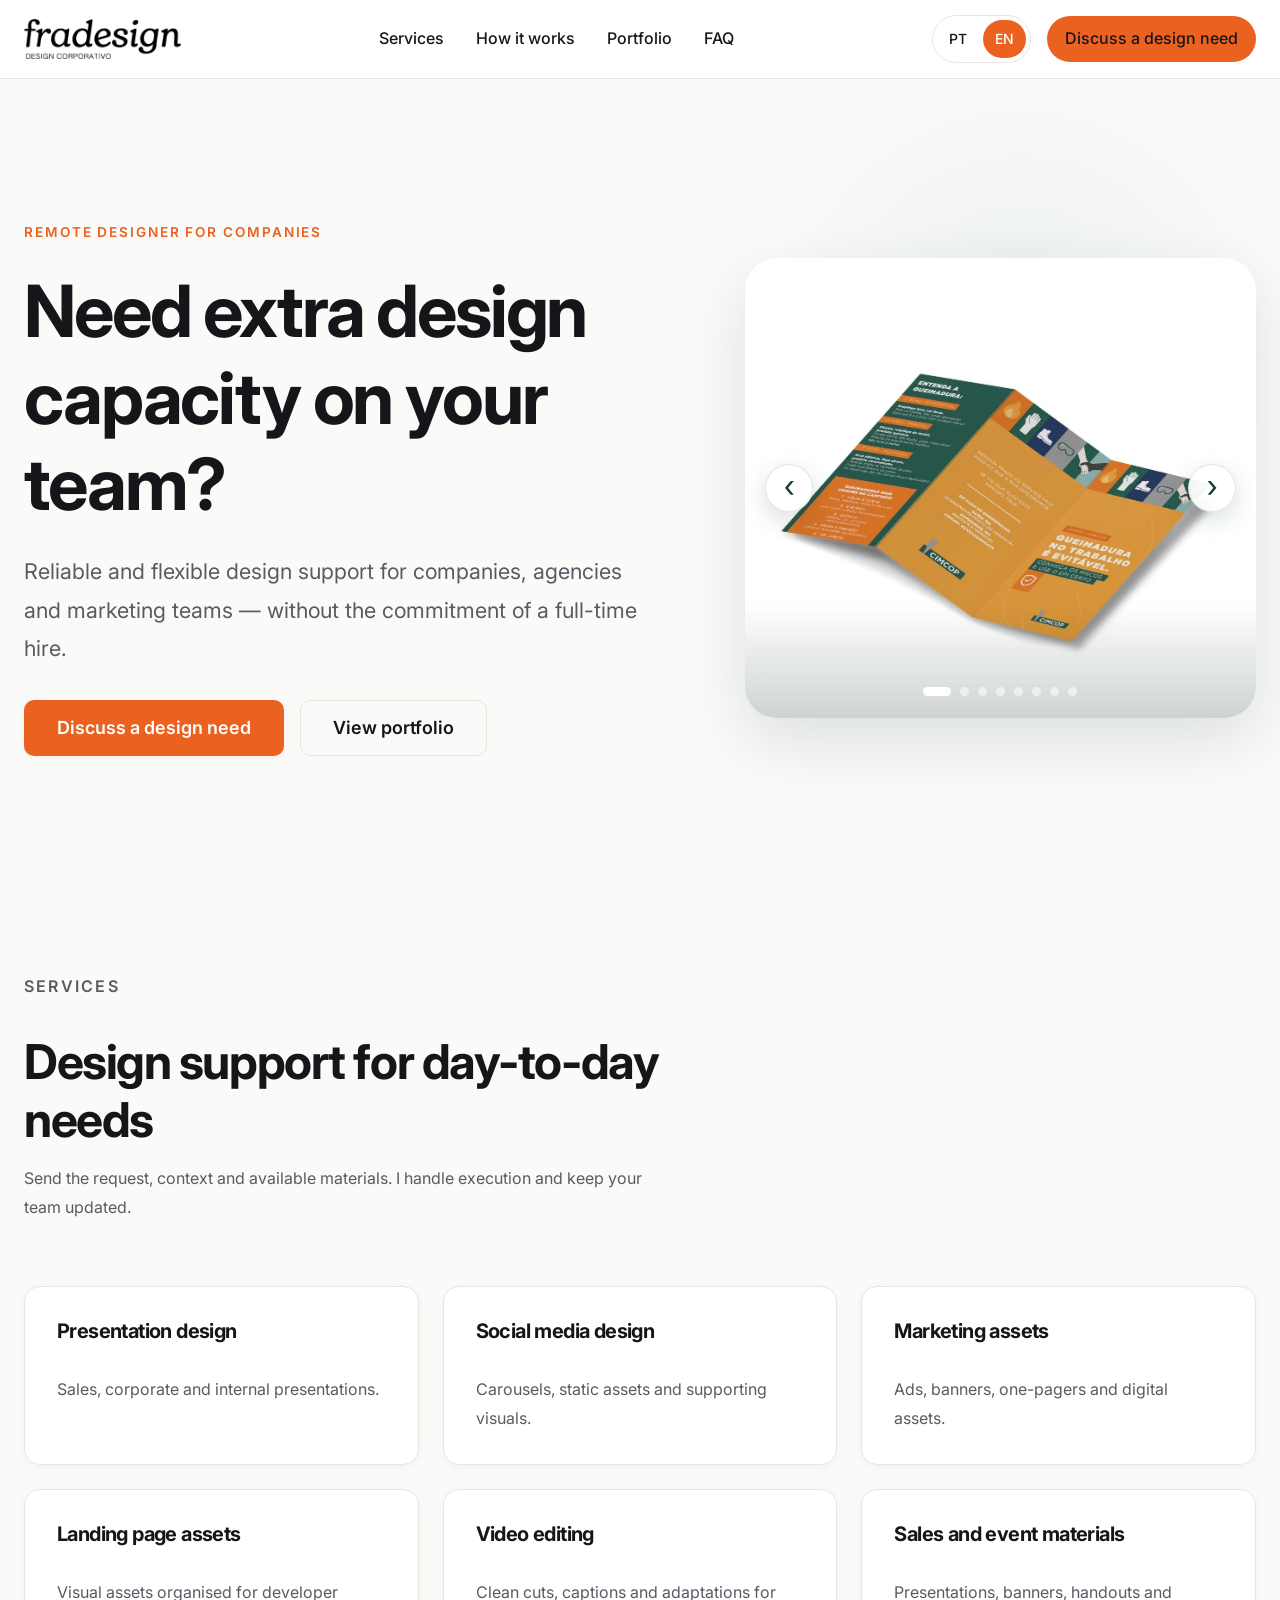
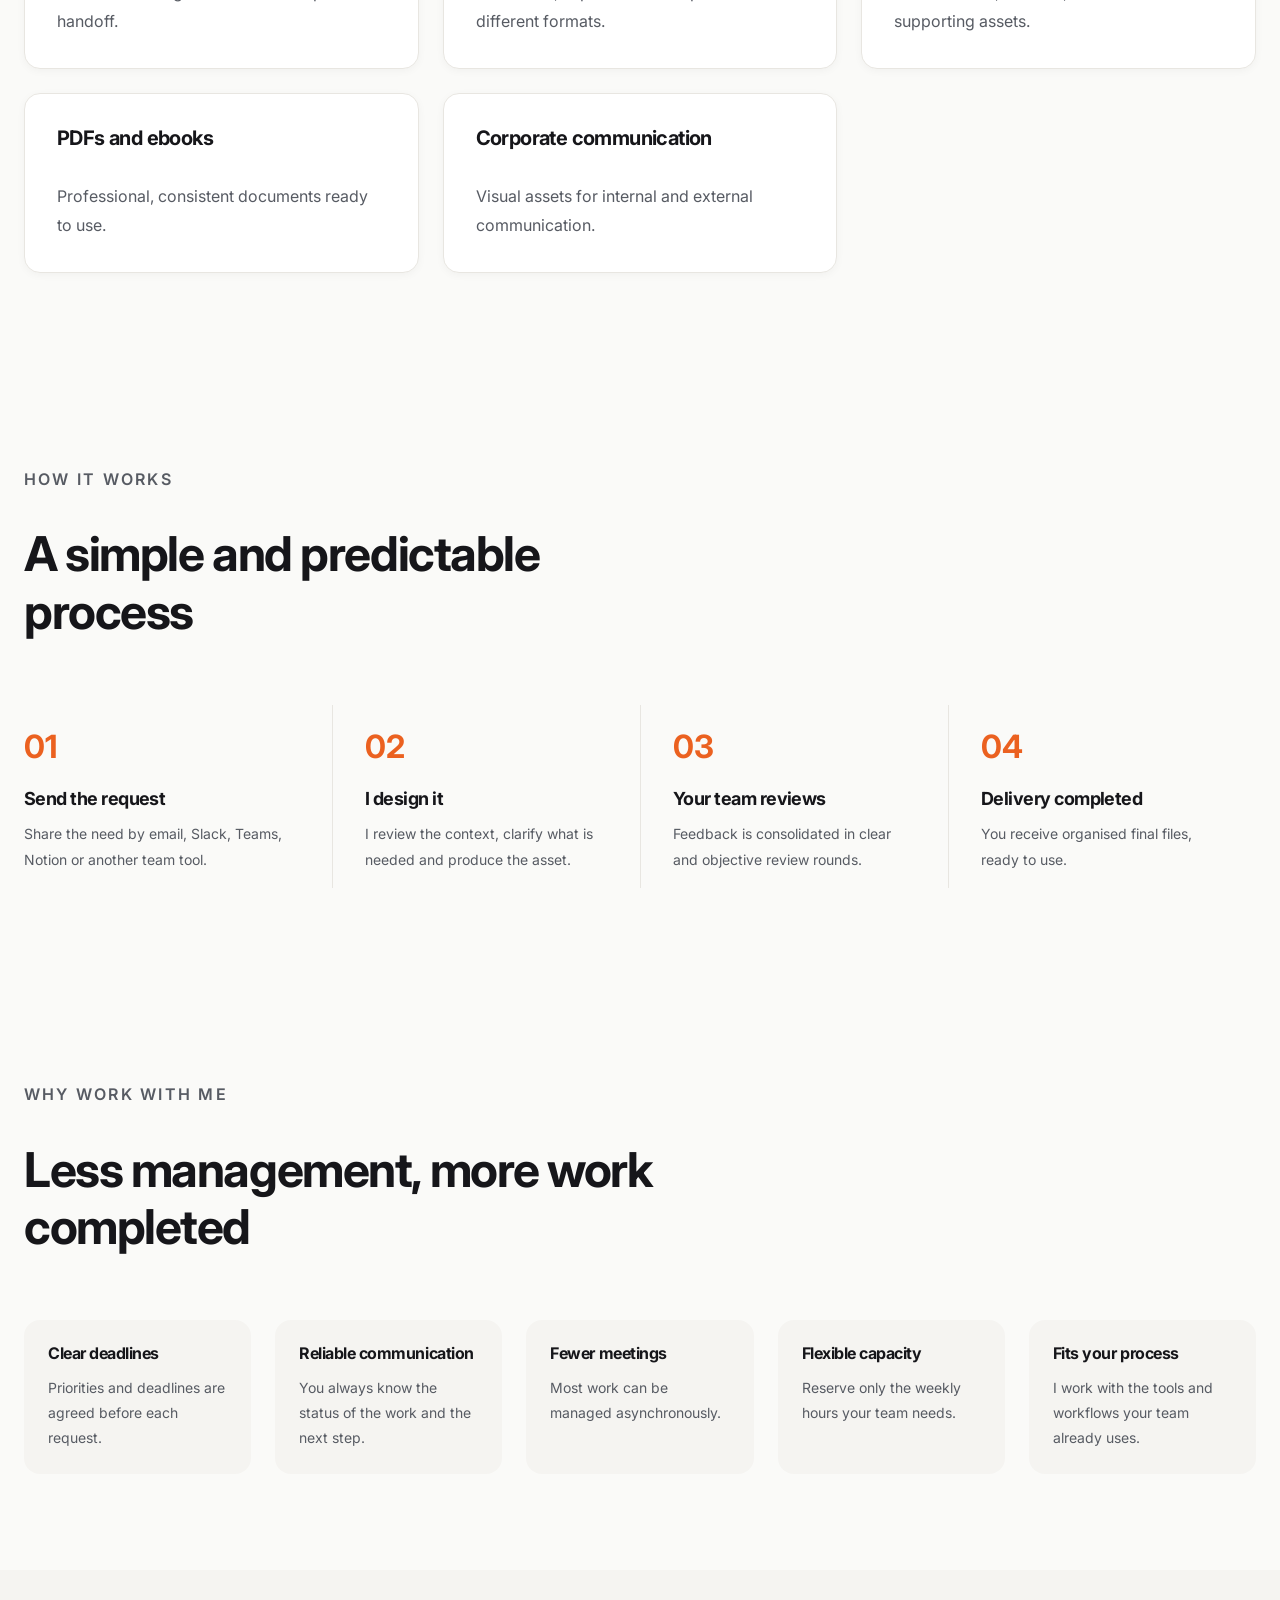
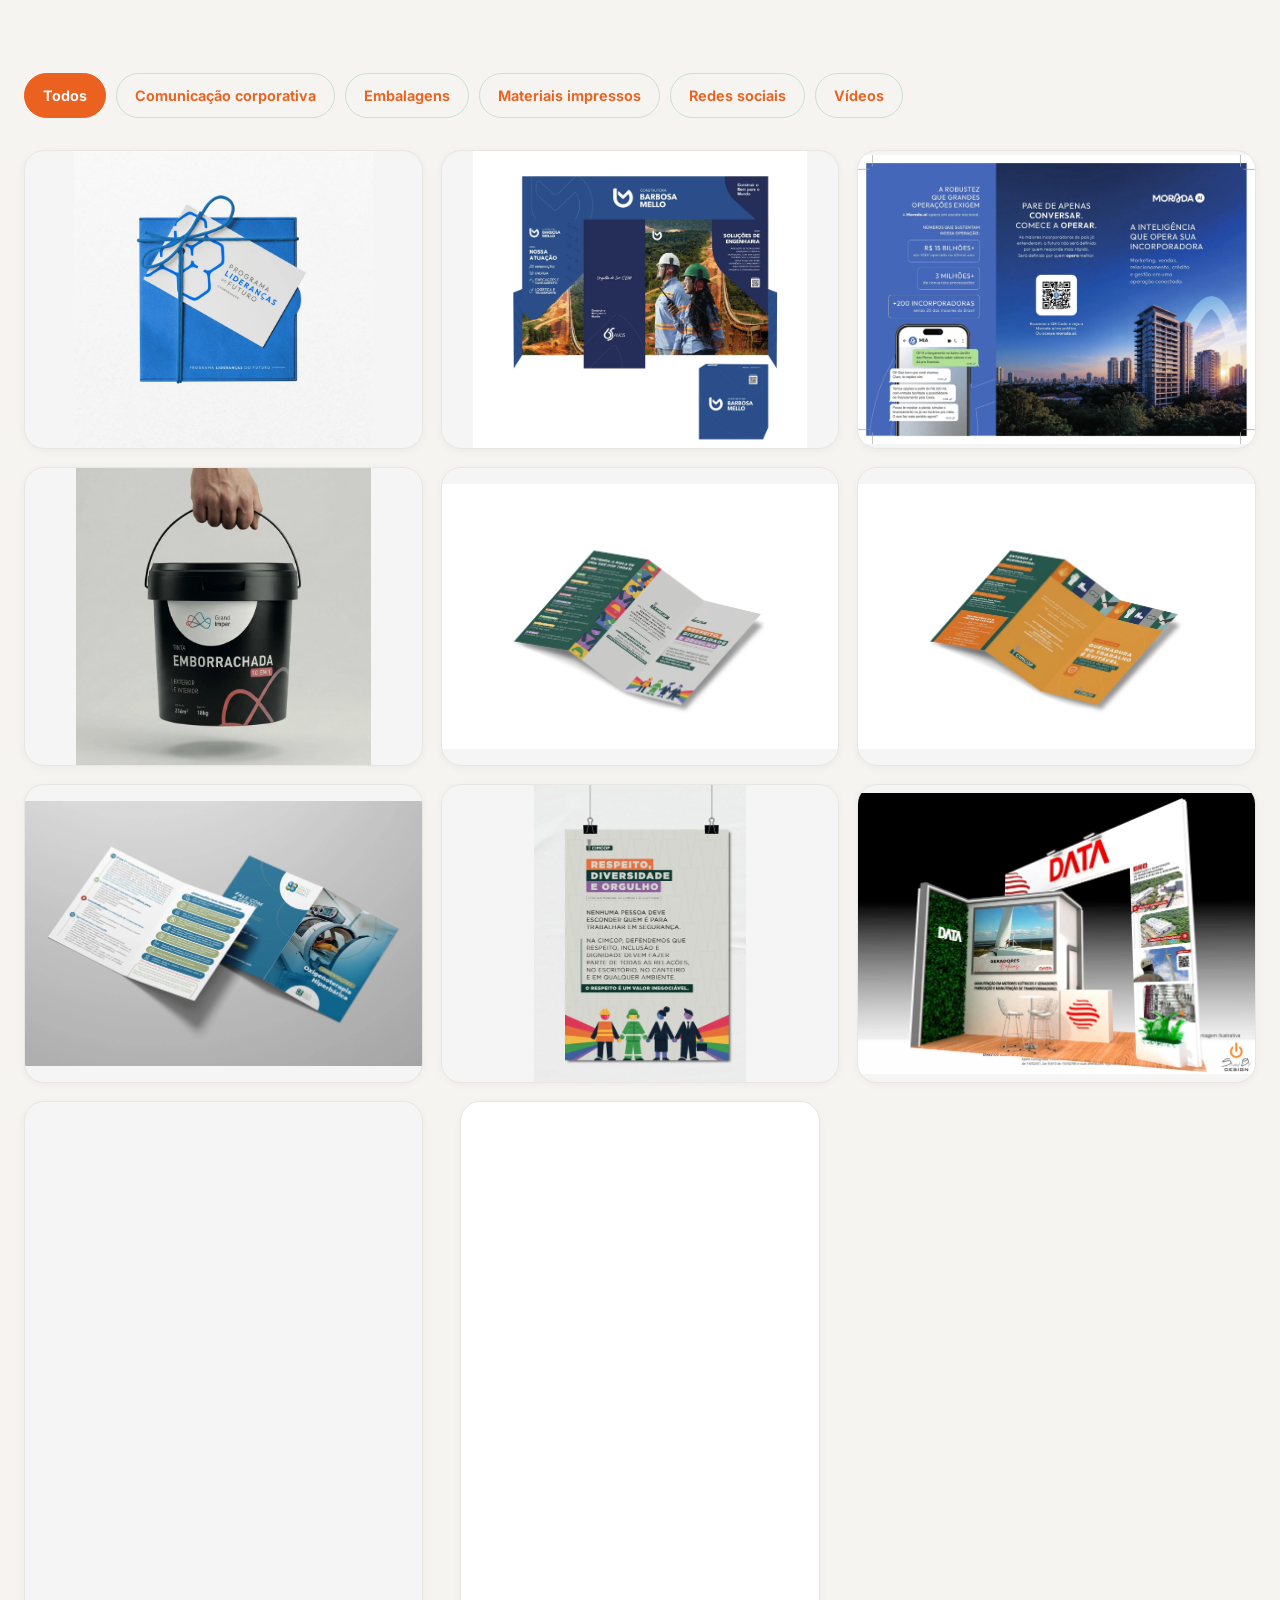
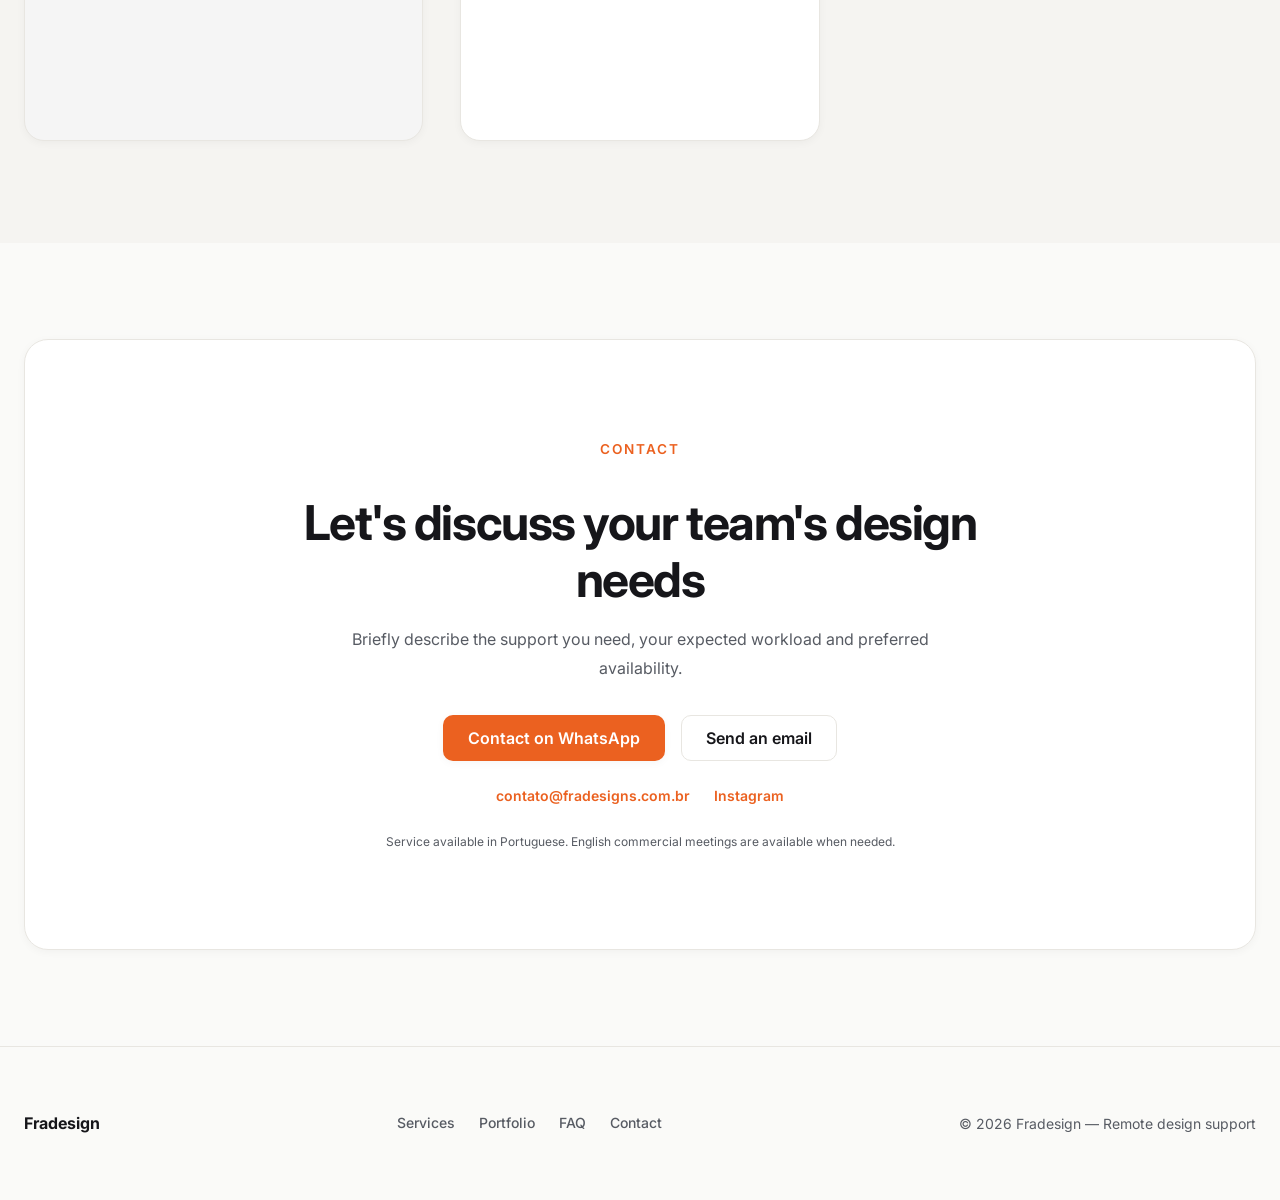
<file: index.html>
<!DOCTYPE html>
<html lang="pt-PT">
<head>
  <meta charset="UTF-8">
  <meta name="viewport" content="width=device-width, initial-scale=1.0">

  <title>Fradesign — Designer remota para empresas e agências</title>

  <meta
    name="description"
    content="Apoio remoto de design para empresas, agências e equipas de marketing, disponível em português e inglês."
  >
  <meta name="robots" content="index, follow">
  <meta name="theme-color" content="#1f6f5c">

  <link rel="canonical" href="https://fradesigns.com.br/">
  <link rel="alternate" hreflang="pt-PT" href="https://fradesigns.com.br/pt.html">
  <link rel="alternate" hreflang="en" href="https://fradesigns.com.br/en.html">
  <link rel="alternate" hreflang="x-default" href="https://fradesigns.com.br/pt.html">

  <meta property="og:type" content="website">
  <meta property="og:title" content="Fradesign — Apoio remoto de design">
  <meta
    property="og:description"
    content="Designer remota para empresas, agências e equipas de marketing."
  >
  <meta property="og:url" content="https://fradesigns.com.br/">

  <link rel="icon" href="favicon.ico">
  <link rel="icon" type="image/svg+xml" href="favicon.svg">
  <link rel="apple-touch-icon" href="apple-touch-icon.png">
  <link rel="manifest" href="site.webmanifest">

  <script>
    (() => {
      const supportedLanguages = {
        pt: "pt.html",
        en: "en.html"
      };

      const savedLanguage = localStorage.getItem("fradesign-language");

      if (savedLanguage && supportedLanguages[savedLanguage]) {
        window.location.replace(supportedLanguages[savedLanguage]);
        return;
      }

      const browserLanguage = (
        navigator.language ||
        navigator.userLanguage ||
        "pt"
      ).toLowerCase();

      const language = browserLanguage.startsWith("en") ? "en" : "pt";

      window.location.replace(supportedLanguages[language]);
    })();
  </script>

  <noscript>
    <meta http-equiv="refresh" content="0; url=pt.html">
  </noscript>

  <style>
    :root {
      color-scheme: light;
      --background: #fafaf8;
      --surface: #ffffff;
      --text: #15151b;
      --muted: #5d5d66;
      --border: #e8e6e1;
      --accent: #1f6f5c;
      --accent-hover: #185847;
    }

    * {
      box-sizing: border-box;
    }

    html,
    body {
      min-height: 100%;
      margin: 0;
    }

    body {
      display: grid;
      place-items: center;
      padding: 24px;
      background: var(--background);
      color: var(--text);
      font-family:
        Inter,
        system-ui,
        -apple-system,
        BlinkMacSystemFont,
        "Segoe UI",
        sans-serif;
    }

    main {
      width: min(100%, 520px);
      padding: 40px;
      text-align: center;
      background: var(--surface);
      border: 1px solid var(--border);
      border-radius: 16px;
    }

    h1 {
      margin: 0 0 12px;
      font-size: clamp(1.9rem, 5vw, 2.6rem);
      line-height: 1.1;
    }

    p {
      margin: 0 0 28px;
      color: var(--muted);
      line-height: 1.6;
    }

    .language-options {
      display: flex;
      flex-wrap: wrap;
      justify-content: center;
      gap: 12px;
    }

    a {
      display: inline-flex;
      align-items: center;
      justify-content: center;
      min-width: 150px;
      padding: 12px 18px;
      color: #ffffff;
      font-weight: 700;
      text-decoration: none;
      background: var(--accent);
      border: 1px solid var(--accent);
      border-radius: 8px;
      transition:
        background-color 0.2s ease,
        border-color 0.2s ease,
        color 0.2s ease;
    }

    a:hover {
      background: var(--accent-hover);
      border-color: var(--accent-hover);
    }

    a.secondary {
      color: var(--text);
      background: transparent;
      border-color: var(--border);
    }

    a.secondary:hover {
      color: var(--accent);
      border-color: var(--accent);
    }

    a:focus-visible {
      outline: 3px solid rgba(31, 111, 92, 0.35);
      outline-offset: 3px;
    }
  </style>
</head>

<body>
  <main>
    <h1>Fradesign</h1>

    <p>
      Estamos a encaminhá-lo para a versão mais adequada do site.
      Se preferir, selecione o idioma manualmente.
    </p>

    <div class="language-options">
      <a
        href="pt.html"
        lang="pt-PT"
        onclick="localStorage.setItem('fradesign-language', 'pt')"
      >
        Português
      </a>

      <a
        href="en.html"
        lang="en"
        class="secondary"
        onclick="localStorage.setItem('fradesign-language', 'en')"
      >
        English
      </a>
    </div>
  </main>
</body>
</html>
</file>
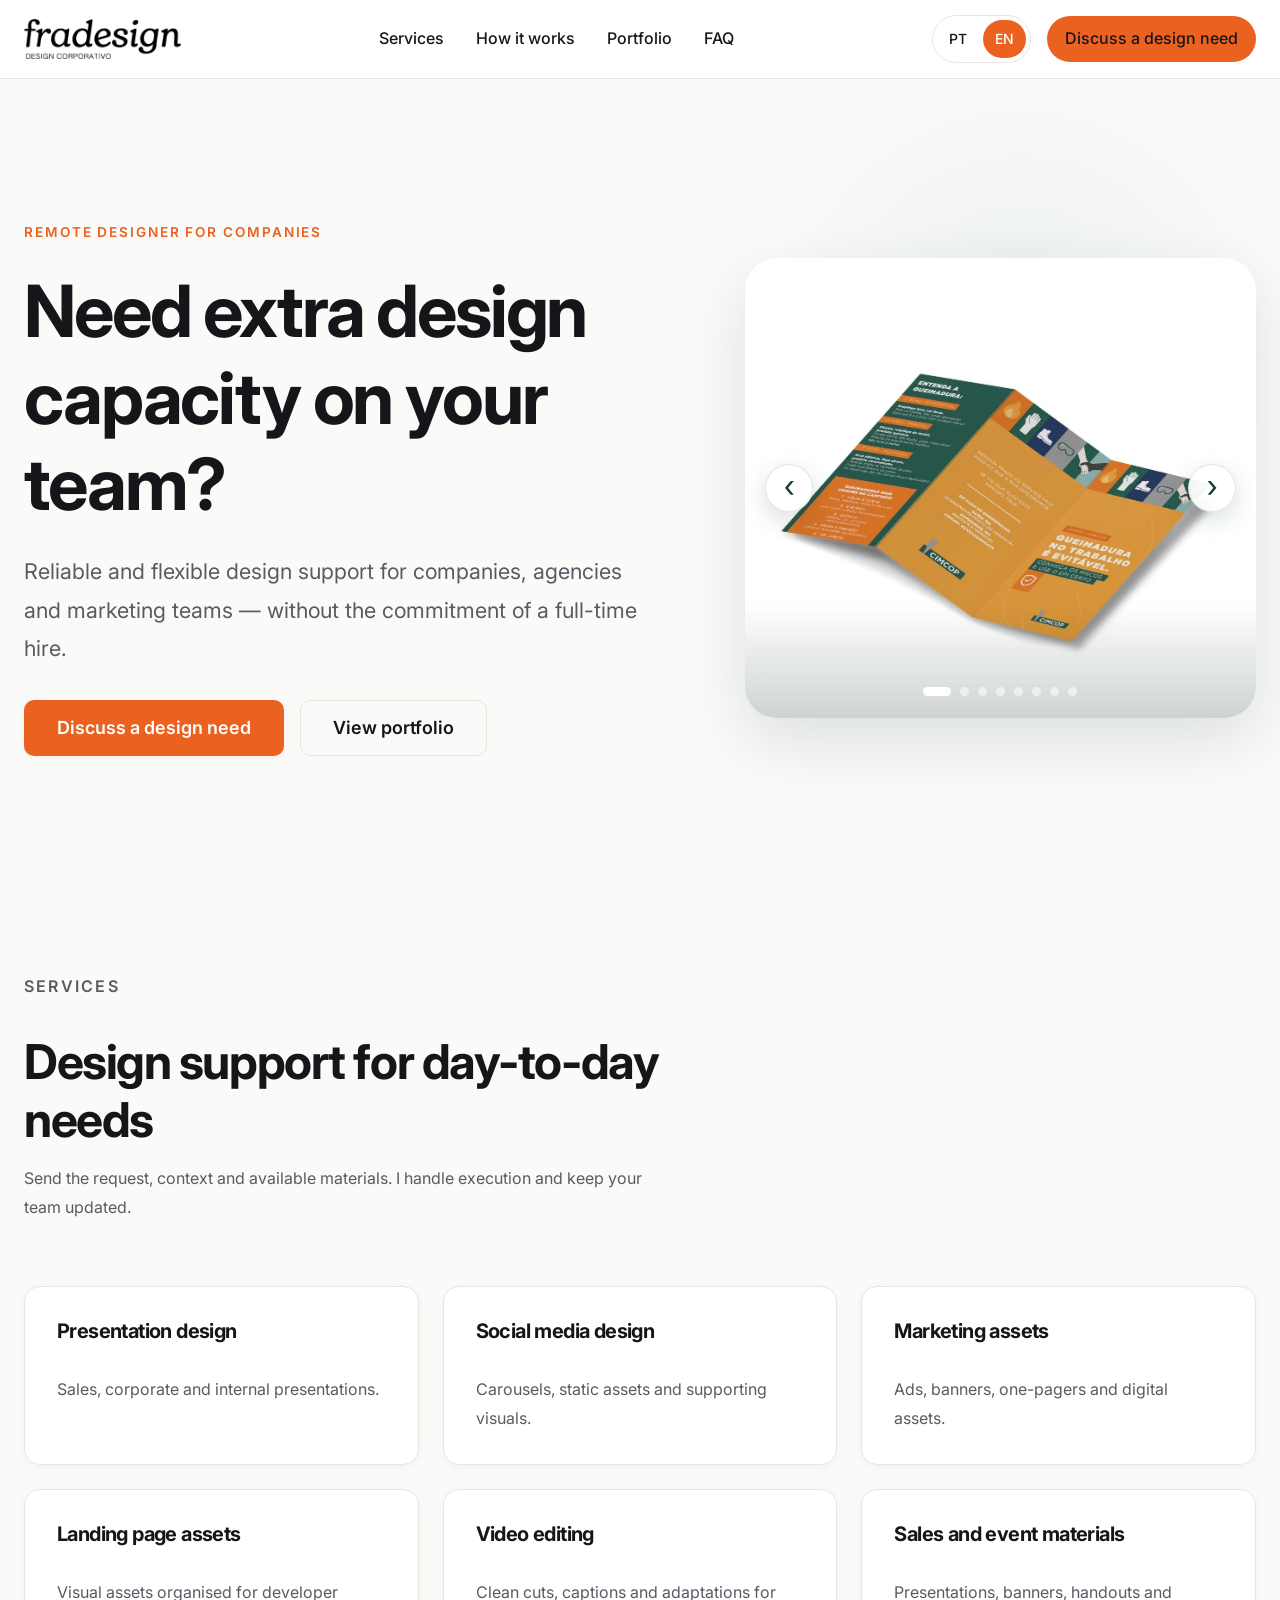
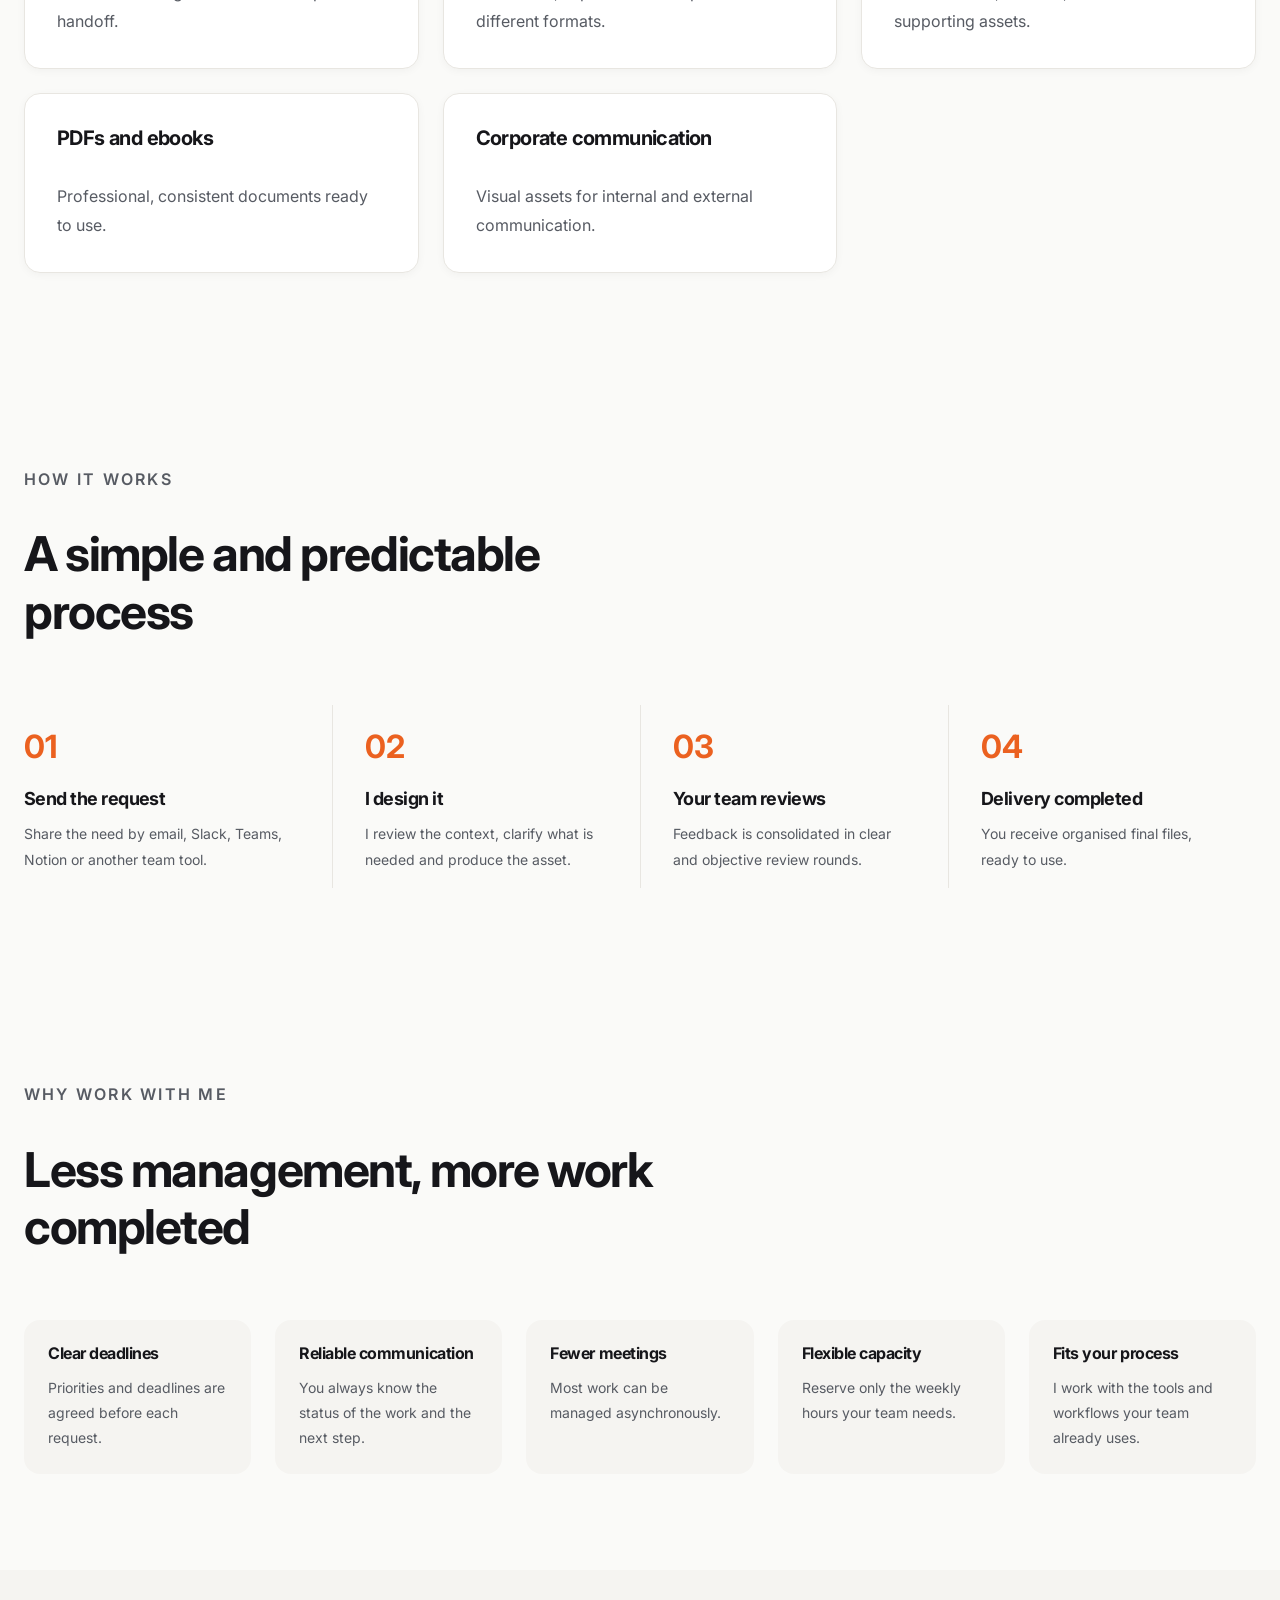
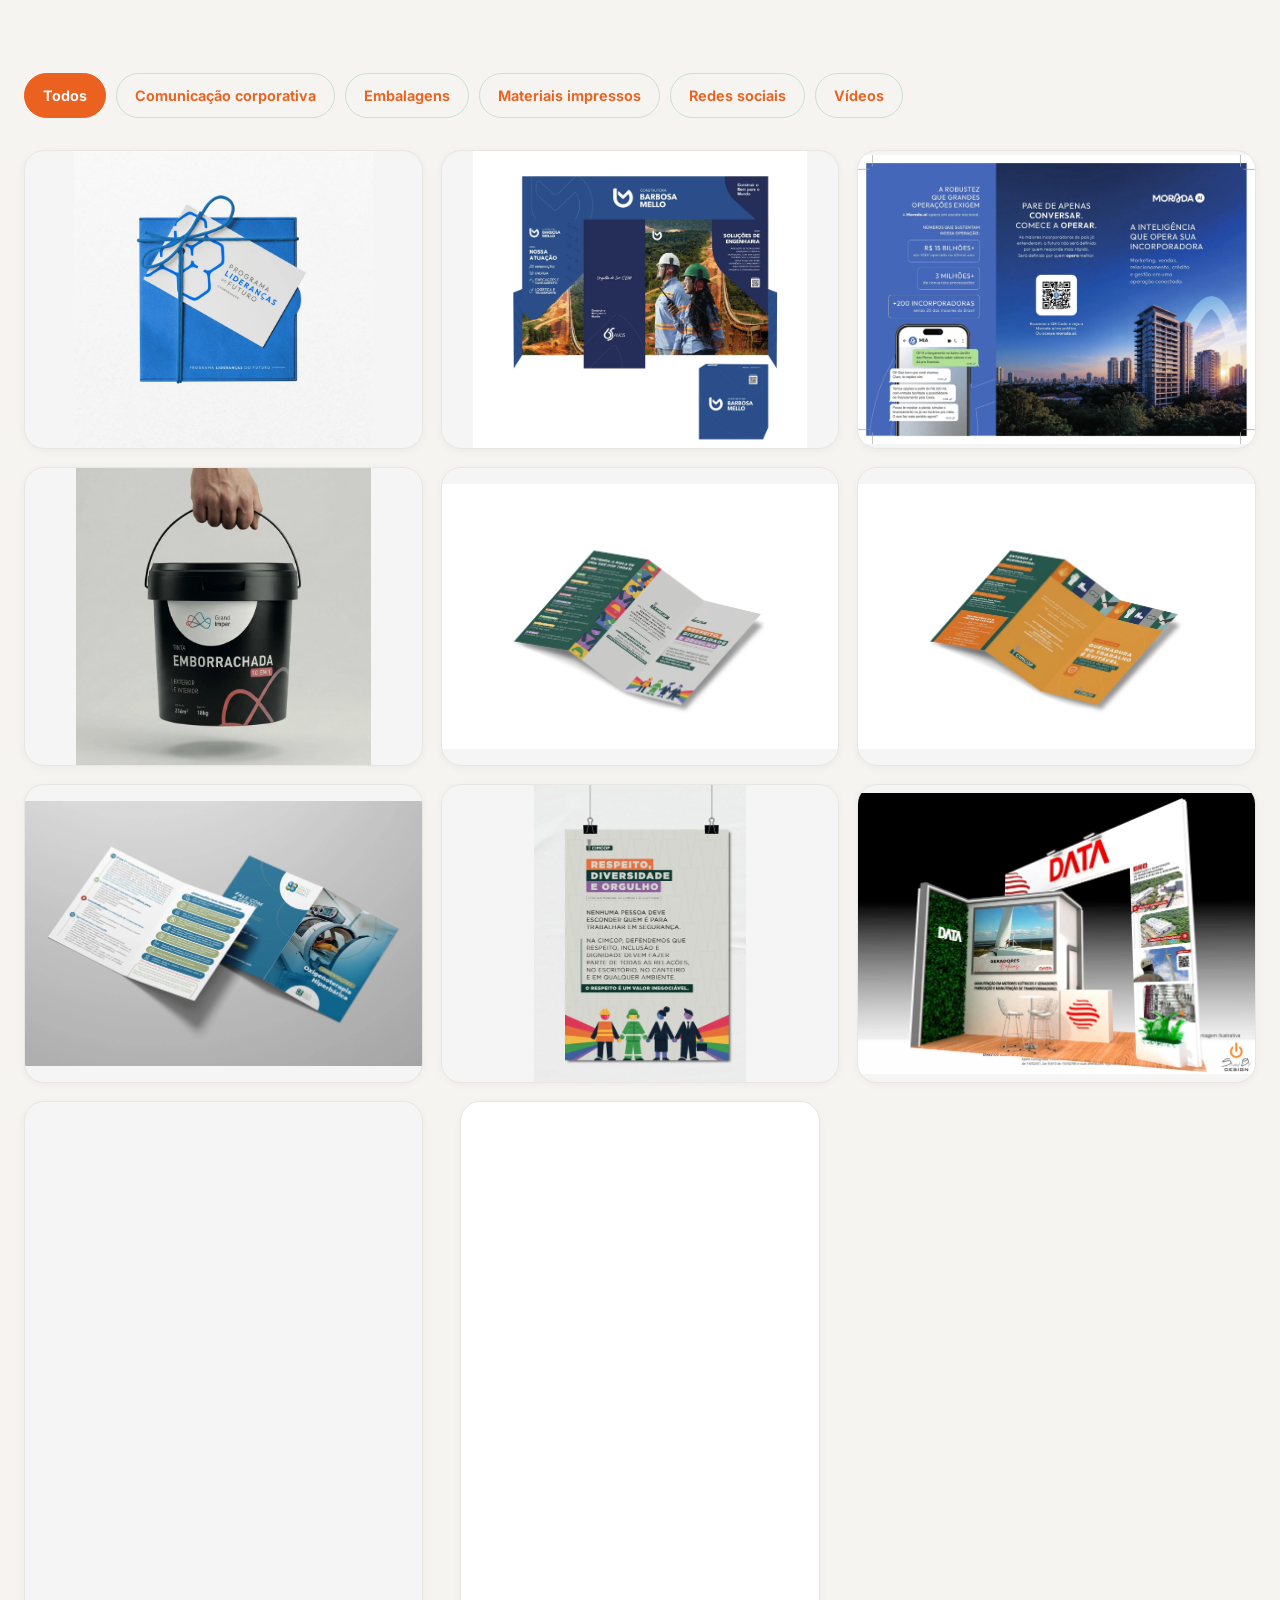
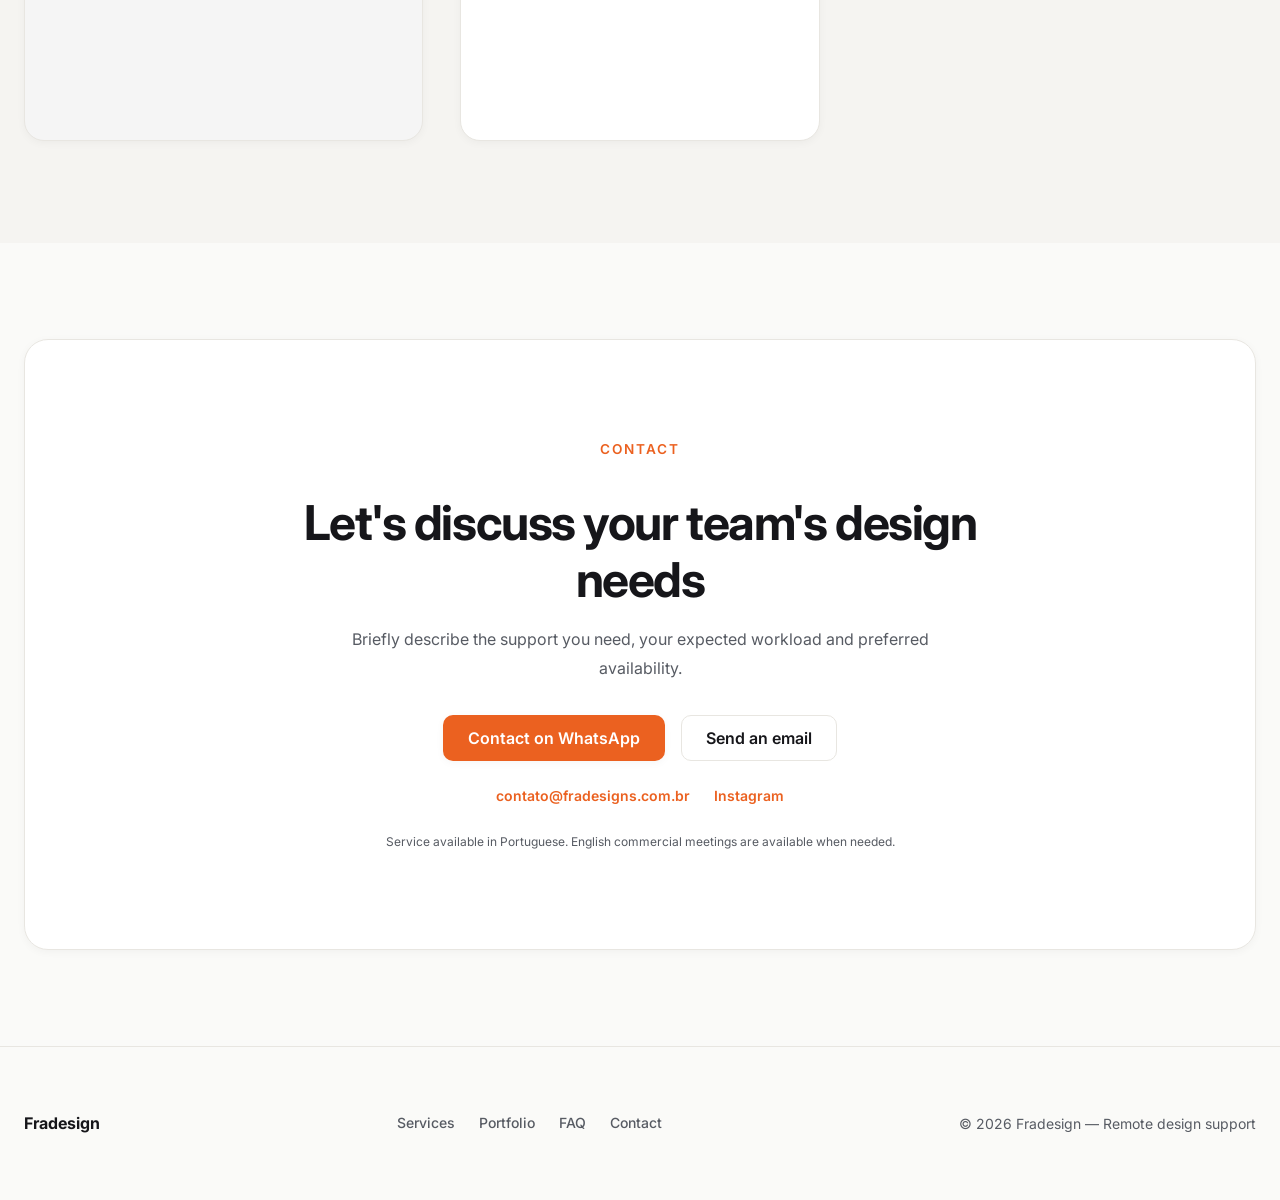
<file: en.html>
<!DOCTYPE html>
<html lang="en">
 <head>
  <meta charset="utf-8"/>
  <meta content="width=device-width, initial-scale=1.0" name="viewport"/>
  <title>
   Ana Frade — Remote designer for companies and agencies
  </title>
  <meta content="Remote designer with more than 10 years of experience, supporting companies, agencies and marketing teams in Portugal and across Europe." name="description"/>
  <meta content="remote designer, freelance designer Europe, design support, designer for agencies, video editing, presentation design, social media design, fractional designer" name="keywords"/>
  <meta content="index, follow" name="robots"/>
  <meta content="#1f6f5c" name="theme-color"/>
  <link href="https://fradesigns.com.br/en.html" rel="canonical"/>
  <link href="https://fradesigns.com.br/pt.html" hreflang="pt-PT" rel="alternate"/>
  <link href="https://fradesigns.com.br/en.html" hreflang="en" rel="alternate"/>
  <link href="https://fradesigns.com.br/pt.html" hreflang="x-default" rel="alternate"/>
  <meta content="website" property="og:type"/>
  <meta content="Ana Frade — Remote designer for companies and agencies" property="og:title"/>
  <meta content="Reliable and flexible remote design support for companies, agencies and marketing teams." property="og:description"/>
  <meta content="https://fradesigns.com.br/en.html" property="og:url"/>
  <link href="favicon.ico" rel="icon"/>
  <link href="favicon.svg" rel="icon" type="image/svg+xml"/>
  <link href="apple-touch-icon.png" rel="apple-touch-icon"/>
  <link href="site.webmanifest" rel="manifest"/>
  <link href="https://fonts.googleapis.com" rel="preconnect"/>
  <link crossorigin="" href="https://fonts.gstatic.com" rel="preconnect"/>
  <link href="https://fonts.googleapis.com/css2?family=Inter:wght@400;500;600;700&amp;display=swap" rel="stylesheet"/>
  <link href="assets/css/variables.css" rel="stylesheet"/>
  <link href="assets/css/reset.css" rel="stylesheet"/>
  <link href="assets/css/typography.css" rel="stylesheet"/>
  <link href="assets/css/layout.css" rel="stylesheet"/>
  <link href="assets/css/buttons.css" rel="stylesheet"/>
  <link href="assets/css/cards.css" rel="stylesheet"/>
  <link href="assets/css/hero.css" rel="stylesheet"/>
  <link href="assets/css/navigation.css" rel="stylesheet"/>
  <link href="assets/css/forms.css" rel="stylesheet"/>
  <link href="assets/css/faq.css" rel="stylesheet"/>
  <link href="assets/css/portfolio.css" rel="stylesheet"/>
  <link href="assets/css/availability.css" rel="stylesheet"/>
  <link href="assets/css/footer.css" rel="stylesheet"/>
  <link href="assets/css/sections.css" rel="stylesheet"/>
  <link href="assets/css/animations.css" rel="stylesheet"/>
  <link href="assets/css/responsive.css" rel="stylesheet"/>
  <link href="assets/css/work-section.css" rel="stylesheet"/>
 </head>
 <body>
  <header class="site-header">
   <div class="container">
    <nav aria-label="Navegação principal" class="nav">
       <a href="#top" class="logo" aria-label="Fradesign — início"><img src="[data-uri]" alt="Fradesign - Design Corporativo"></a>

     <ul>
      <li>
       <a href="#services">
        Services
       </a>
      </li>
      <li>
       <a href="#how-it-works">
        How it works
       </a>
      </li>
      <li>
       <a href="#work">
        Portfolio
       </a>
      </li>
      <li>
       <a href="#faq">
        FAQ
       </a>
      </li>
     </ul>
     <div class="nav-actions">
      <div aria-label="Selecionar idioma" class="lang-switch">
       <a class="lang-btn" data-lang="pt" href="pt.html">
        PT
       </a>
       <a aria-current="page" class="lang-btn active" data-lang="en" href="en.html">
        EN
       </a>
      </div>
      <a class="nav-button" href="#contact">
       Discuss a design need
      </a>
     </div>
     <button aria-controls="mobile-menu" aria-expanded="false" aria-label="Open menu" class="burger" type="button">
      ☰
     </button>
    </nav>
   </div>
   <aside aria-label="Menu móvel" class="mobile-menu" id="mobile-menu">
    <nav>
     <a href="#services">
      Services
     </a>
     <a href="#how-it-works">
      How it works
     </a>
     <a href="#work">
      Portfolio
     </a>
     <a href="#faq">
      FAQ
     </a>
     <a href="#contact">
      Contact
     </a>
    </nav>
    <div aria-label="Selecionar idioma" class="mobile-lang">
     <a class="lang-btn" data-lang="pt" href="pt.html">
      PT
     </a>
     <a aria-current="page" class="lang-btn active" data-lang="en" href="en.html">
      EN
     </a>
    </div>
   </aside>
   <div aria-hidden="true" class="mobile-overlay">
   </div>
  </header>
  <main id="top">
   <section class="hero">
    <div class="container">
     <div class="hero-content reveal">
      <p class="eyebrow">
       Remote designer for companies
      </p>
      <h1>
       Need extra design capacity on your team?
      </h1>
      <p class="lead">
       Reliable and flexible design support for companies, agencies and marketing teams — without the commitment of a full-time hire.
      </p>
      <div class="hero-ctas">
       <a class="btn btn-primary btn-lg" href="#contact">
        Discuss a design need
       </a>
       <a class="btn btn-secondary btn-lg" href="#work">
        View portfolio
       </a>
      </div>
     </div>
     <div class="hero-visual reveal">
  <div
    class="hero-carousel"
    data-hero-carousel
    role="region"
    aria-roledescription="carrossel"
    aria-label="Projetos em destaque"
  >
    <div class="hero-carousel__viewport">
      <div class="hero-carousel__track">
        <figure class="hero-carousel__slide is-active" data-slide>
          <img src="assets/hero/cimcop-queimaduras.webp"
               alt="Folder de prevenção de queimaduras desenvolvido para a CIMCOP"
               width="1600" height="1067" fetchpriority="high">
        </figure>

        <figure class="hero-carousel__slide" data-slide>
          <img src="assets/hero/cimcop-diversidade.webp"
               alt="Folder sobre respeito, diversidade e orgulho desenvolvido para a CIMCOP"
               width="1600" height="1067" loading="lazy">
        </figure>

        <figure class="hero-carousel__slide" data-slide>
          <img src="assets/hero/data-stand-evento.webp"
               alt="Projeto de stand institucional desenvolvido para a DATA"
               width="1600" height="1067" loading="lazy">
        </figure>

        <figure class="hero-carousel__slide" data-slide>
          <img src="assets/hero/barbosa-mello-caderno.webp"
               alt="Caderno institucional desenvolvido para a Construtora Barbosa Mello"
               width="1600" height="1067" loading="lazy">
        </figure>

        <figure class="hero-carousel__slide" data-slide>
          <img src="assets/hero/barbosa-mello-folder.webp"
               alt="Folder institucional desenvolvido para a Construtora Barbosa Mello"
               width="1600" height="1067" loading="lazy">
        </figure>

        <figure class="hero-carousel__slide" data-slide>
          <img src="assets/hero/grand-imper-embalagem.webp"
               alt="Design de embalagem para a tinta emborrachada Grand Imper"
               width="1600" height="1600" loading="lazy">
        </figure>

        <figure class="hero-carousel__slide" data-slide>
          <img src="assets/hero/liderancas-do-futuro-kit.webp"
               alt="Kit visual do Programa Lideranças do Futuro"
               width="1600" height="1600" loading="lazy">
        </figure>

        <figure class="hero-carousel__slide" data-slide>
          <img src="assets/hero/oxigenoterapia-folder.webp"
               alt="Folder informativo sobre oxigenoterapia hiperbárica"
               width="1600" height="1067" loading="lazy">
        </figure>
      </div>
    </div>

    <button class="hero-carousel__control hero-carousel__control--prev"
            type="button" data-carousel-prev aria-label="Projeto anterior">
      <span aria-hidden="true">‹</span>
    </button>

    <button class="hero-carousel__control hero-carousel__control--next"
            type="button" data-carousel-next aria-label="Próximo projeto">
      <span aria-hidden="true">›</span>
    </button>

    <div class="hero-carousel__dots" data-carousel-dots aria-label="Selecionar projeto"></div>

    <p class="sr-only" aria-live="polite" data-carousel-status></p>
  </div>
</div>
      </div>
    </section>
   
   <section id="services">
    <div class="container">
     <div class="section-head reveal">
      <p class="eyebrow">
       Services
      </p>
      <h2>
       Design support for day-to-day needs
      </h2>
      <p>
       Send the request, context and available materials. I handle execution and keep your team updated.
      </p>
     </div>
     <div class="services-grid stagger">
      <article class="card service-card">
       <h3>
        Presentation design
       </h3>
       <p>
        Sales, corporate and internal presentations.
       </p>
      </article>
      <article class="card service-card">
       <h3>
        Social media design
       </h3>
       <p>
        Carousels, static assets and supporting visuals.
       </p>
      </article>

      <article class="card service-card">
       <h3>
        Marketing assets
       </h3>
       <p>
        Ads, banners, one-pagers and digital assets.
       </p>
      </article>
      <article class="card service-card">
       <h3>
        Landing page assets
       </h3>
       <p>
        Visual assets organised for developer handoff.
       </p>
      </article>
      <article class="card service-card">
       <h3>
        Video editing
       </h3>
       <p>
        Clean cuts, captions and adaptations for different formats.
       </p>
      </article>
 
      <article class="card service-card">
       <h3>
        Sales and event materials
       </h3>
       <p>
        Presentations, banners, handouts and supporting assets.
       </p>
      </article>
      <article class="card service-card">
       <h3>
        PDFs and ebooks
       </h3>
       <p>
        Professional, consistent documents ready to use.
       </p>
      </article>
      <article class="card service-card">
       <h3>
        Corporate communication
       </h3>
       <p>
        Visual assets for internal and external communication.
       </p>
      </article>

     </div>

    </div>
   </section>
   <section id="how-it-works">
    <div class="container">
     <div class="section-head reveal">
      <p class="eyebrow">
       How it works
      </p>
      <h2>
       A simple and predictable process
      </h2>
     </div>
     <div class="steps reveal">
      <article class="step">
       <span class="step-num">
        01
       </span>
       <h3>
        Send the request
       </h3>
       <p>
        Share the need by email, Slack, Teams, Notion or another team tool.
       </p>
      </article>
      <article class="step">
       <span class="step-num">
        02
       </span>
       <h3>
        I design it
       </h3>
       <p>
        I review the context, clarify what is needed and produce the asset.
       </p>
      </article>
      <article class="step">
       <span class="step-num">
        03
       </span>
       <h3>
        Your team reviews
       </h3>
       <p>
        Feedback is consolidated in clear and objective review rounds.
       </p>
      </article>
      <article class="step">
       <span class="step-num">
        04
       </span>
       <h3>
        Delivery completed
       </h3>
       <p>
        You receive organised final files, ready to use.
       </p>
      </article>
     </div>
    </div>
   </section>
   <section id="why">
    <div class="container">
     <div class="section-head reveal">
      <p class="eyebrow">
       Why work with me
      </p>
      <h2>
       Less management, more work completed
      </h2>
     </div>
     <div class="why-grid stagger">
      <article class="why-card">
       <h3>
        Clear deadlines
       </h3>
       <p>
        Priorities and deadlines are agreed before each request.
       </p>
      </article>
      <article class="why-card">
       <h3>
        Reliable communication
       </h3>
       <p>
        You always know the status of the work and the next step.
       </p>
      </article>
      <article class="why-card">
       <h3>
        Fewer meetings
       </h3>
       <p>
        Most work can be managed asynchronously.
       </p>
      </article>
      <article class="why-card">
       <h3>
        Flexible capacity
       </h3>
       <p>
        Reserve only the weekly hours your team needs.
       </p>
      </article>
      <article class="why-card">
       <h3>
        Fits your process
       </h3>
       <p>
        I work with the tools and workflows your team already uses.
       </p>
      </article>
     </div>
    </div>
   </section>
<section class="work-section" id="work">
  <div class="container">
    <div class="work-tabs" role="tablist" aria-label="Filtrar trabalhos">
      <button class="work-tab is-active" type="button" data-filter="all" aria-selected="true">
        Todos
      </button>
      <button class="work-tab" type="button" data-filter="comunicacao-corporativa" aria-selected="false">
        Comunicação corporativa
      </button>
      <button class="work-tab" type="button" data-filter="embalagens" aria-selected="false">
        Embalagens
      </button>
      <button class="work-tab" type="button" data-filter="materiais-impressos" aria-selected="false">
        Materiais impressos
      </button>
      <button class="work-tab" type="button" data-filter="redes-sociais" aria-selected="false">
        Redes sociais
      </button>
      <button class="work-tab" type="button" data-filter="videos" aria-selected="false">
        Vídeos
      </button>
    </div>

    <div class="work-gallery">
      <a class="work-item work-item--large" data-category="comunicacao-corporativa" href="#contato">
        <img src="assets/work/corporativo-liderancas.webp" alt="Programa Lideranças do Futuro" loading="lazy">
      </a>

      <a class="work-item" data-category="comunicacao-corporativa" href="#contato">
        <img src="assets/work/corporativo-barbosa-mello.webp" alt="Construtora Barbosa Mello" loading="lazy">
      </a>

      <a class="work-item" data-category="comunicacao-corporativa" href="#contato">
        <img src="assets/work/corporativo-morada-ai.webp" alt="Morada.ai" loading="lazy">
      </a>

      <a class="work-item work-item--wide" data-category="embalagens" href="#contato">
        <img src="assets/work/embalagem-grand-imper.webp" alt="Embalagem Grand Imper" loading="lazy">
      </a>

      <a class="work-item" data-category="materiais-impressos" href="#contato">
        <img src="assets/work/impresso-cimcop-diversidade.webp" alt="Material impresso CIMCOP sobre diversidade" loading="lazy">
      </a>

      <a class="work-item" data-category="materiais-impressos" href="#contato">
        <img src="assets/work/impresso-cimcop-queimaduras.webp" alt="Material impresso CIMCOP sobre queimaduras" loading="lazy">
      </a>

      <a class="work-item work-item--wide" data-category="materiais-impressos" href="#contato">
        <img src="assets/work/impresso-oxigenoterapia.webp" alt="Folder sobre oxigenoterapia hiperbárica" loading="lazy">
      </a>

      <a class="work-item" data-category="redes-sociais"
         href="https://www.instagram.com/p/DZ5i31JEacR/"
         target="_blank" rel="noopener noreferrer">
        <img src="assets/work/social-cimcop-diversidade.webp" alt="Conteúdo para redes sociais" loading="lazy">
      </a>

      <a class="work-item" data-category="videos"
         href="https://www.linkedin.com/posts/dataenergia_data-transformadores-powertransformers-activity-7449803659359481856-qLjF"
         target="_blank" rel="noopener noreferrer">
        <img src="assets/work/video-data-evento.webp" alt="Vídeo institucional DATA" loading="lazy">
      </a>

      <div class="work-item instagram" data-category="videos">
  <blockquote
    class="instagram-media"
    data-instgrm-permalink="https://www.instagram.com/reel/DTa-yl-mL27/"
    data-instgrm-version="14"
  ></blockquote>
</div>

<div class="work-item video" data-category="videos">
  <iframe
    src="https://www.linkedin.com/embed/feed/update/urn:li:ugcPost:7449782207042363392?compact=1"
    title="Vídeo LinkedIn"
    loading="lazy"
    allowfullscreen>
  </iframe>
</div>
    </div>
  </div>
</section>
   <section id="contact">
    <div class="container">
     <div class="contact reveal">
      <p class="eyebrow">
       Contact
      </p>
      <h2>
       Let's discuss your team's design needs
      </h2>
      <p class="sub">
       Briefly describe the support you need, your expected workload and preferred availability.
      </p>
      <div class="contact-ctas">
<a
    href="https://wa.me/5531998919609?text=Hello!%20I'd%20like%20to%20discuss%20your%20availability%20to%20support%20our%20team%20on%20a%20design%20project."
    class="btn btn-primary"
    target="_blank"
    rel="noopener noreferrer"
>
    Contact on WhatsApp
</a>
       <a class="btn btn-secondary" href="mailto:contato@fradesigns.com.br">
        Send an email
       </a>
      </div>
      <div class="contact-links">
       <a href="mailto:contato@fradesigns.com.br">
        contato@fradesigns.com.br
       </a>
       <a href="https://www.instagram.com/_fradesign/" rel="noopener noreferrer" target="_blank">
        Instagram
       </a>
      </div>
      <p class="contact-note">
       Service available in Portuguese. English commercial meetings are available when needed.
      </p>
     </div>
    </div>
   </section>
  </main>
  <footer class="site-footer">
   <div class="container">
    <a class="footer-brand" href="#top">
     Fradesign
    </a>
    <nav aria-label="Navegação do rodapé" class="footer-links">
     <a href="#services">
      Services
     </a>
     <a href="#work">
      Portfolio
     </a>
     <a href="#faq">
      FAQ
     </a>
     <a href="#contact">
      Contact
     </a>
    </nav>
    <p class="footer-copy">
     ©
     <span data-current-year="">
      2026
     </span>
     Fradesign — Remote design support
    </p>
   </div>
  </footer>
  <script defer="" src="assets/js/app.js">
  </script>
  <script defer="" src="assets/js/language.js">
  </script>
  <script defer="" src="assets/js/navigation.js">
  </script>
  <script defer="" src="assets/js/animations.js">
  </script>
  <script defer="" src="assets/js/portfolio.js">
  </script>
  <script defer="" src="assets/js/forms.js">
  </script>
  <script defer="" src="assets/js/work-section.js">
  </script>
 </body>
</html>
</file>
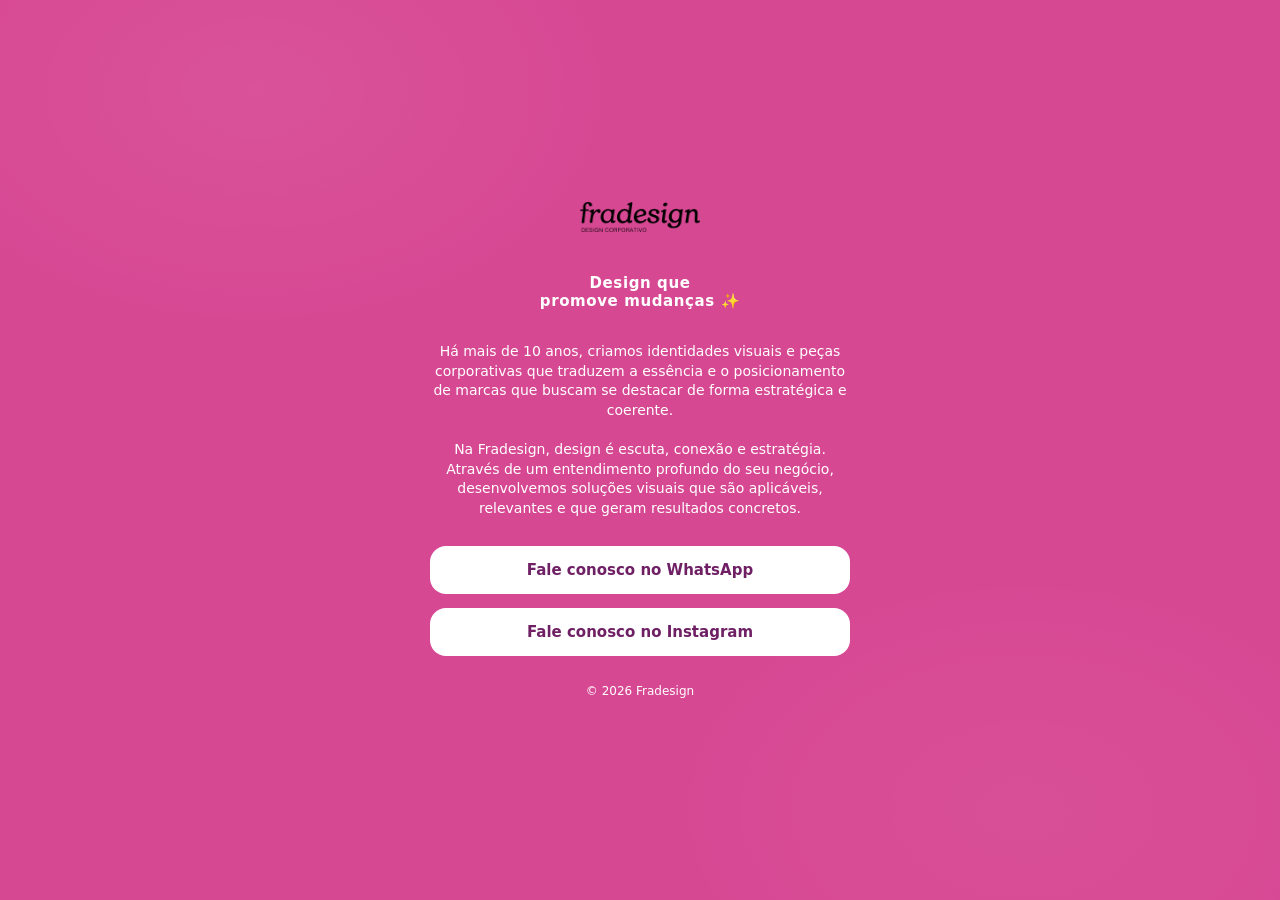
<file: linktree.html>
<!DOCTYPE html>
<html lang="pt-BR">
  <head>
  <meta charset="UTF-8" />
  <meta name="viewport" content="width=device-width, initial-scale=1.0" />

  <!-- TITLE (SEO) -->
  <title>Fradesign | Design, Logos e Criação para Redes Sociais</title>

  <!-- META DESCRIPTION -->
  <meta name="description" content="Fradesign é uma consultoria de design especializada em criação de logos, identidade visual e materiais para redes sociais. Atendimento personalizado." />

  <!-- SEO BASICO -->
  <meta name="robots" content="index, follow" />
  <link rel="canonical" href="https://fradesigns.com.br/" />

  <!-- FAVICON -->
  <link rel="icon" href="/assets/images/favicon.jpg" type="image/x-icon" />

  <!-- OPEN GRAPH (WhatsApp / Instagram / Facebook) -->
  <meta property="og:type" content="website" />
  <meta property="og:title" content="Fradesign | Design que transforma marcas" />
  <meta property="og:description" content="Consultoria de design focada em logos, identidade visual e criação para redes sociais." />
  <meta property="og:url" content="https://fradesigns.com.br/" />
  <meta property="og:image" content="https://fradesigns.com.br/assets/images/og-fradesign.jpg" />
  <meta property="og:site_name" content="Fradesign" />

  <!-- TWITTER (opcional, mas bom) -->
  <meta name="twitter:card" content="summary_large_image" />
  <meta name="twitter:title" content="Fradesign | Design que transforma marcas" />
  <meta name="twitter:description" content="Criação de logos, identidade visual e materiais para redes sociais." />
  <meta name="twitter:image" content="https://fradesigns.com.br/assets/images/og-fradesign.jpg" />
<!-- Google Tag Manager -->
<script>(function(w,d,s,l,i){w[l]=w[l]||[];w[l].push({'gtm.start':
new Date().getTime(),event:'gtm.js'});var f=d.getElementsByTagName(s)[0],
j=d.createElement(s),dl=l!='dataLayer'?'&l='+l:'';j.async=true;j.src=
'https://www.googletagmanager.com/gtm.js?id='+i+dl;f.parentNode.insertBefore(j,f);
})(window,document,'script','dataLayer','GTM-TJ9HS6XX');</script>
<!-- End Google Tag Manager -->
    
  <!-- GOOGLE ANALYTICS -->
  <script async src="https://www.googletagmanager.com/gtag/js?id=G-EBX8REX6DY"></script>
  <script>
    window.dataLayer = window.dataLayer || [];
    function gtag(){dataLayer.push(arguments);}
    gtag('js', new Date());
    gtag('config', 'G-EBX8REX6DY');
  </script>
    <script type="text/javascript">
    (function(c,l,a,r,i,t,y){
        c[a]=c[a]||function(){(c[a].q=c[a].q||[]).push(arguments)};
        t=l.createElement(r);t.async=1;t.src="https://www.clarity.ms/tag/"+i;
        y=l.getElementsByTagName(r)[0];y.parentNode.insertBefore(t,y);
    })(window, document, "clarity", "script", "uw4gqvv1wv");
</script>


  <style>
    :root {
      --bg: #d74893;
      --text: #6f2064;
      --muted: #b5b5c0;
      --accent: #ffffff;
      --border: rgba(255,255,255,0.15);
      --radius: 16px;
    }

    * {
      box-sizing: border-box;
    }

    body {
      margin: 0;
      min-height: 100vh;
      font-family: system-ui, -apple-system, BlinkMacSystemFont, "Segoe UI",
        Roboto, Helvetica, Arial, sans-serif;
      background:
        radial-gradient(600px 400px at 20% 10%, rgba(255,255,255,.06), transparent 60%),
        radial-gradient(600px 400px at 80% 90%, rgba(255,255,255,.04), transparent 60%),
        var(--bg);
      color: var(--text);
      display: flex;
      align-items: center;
      justify-content: center;
      padding: 24px;
      text-align: center;
    }

    .container {
      width: 100%;
      max-width: 420px;
      display: flex;
      flex-direction: column;
      gap: 28px;
    }

    .logo {
      display: flex;
      flex-direction: column;
      align-items: center;
      gap: 12px;
    }

    .logo img {
      width: 120px;
      height: auto;
      padding-bottom:30px;
    }

    .logo h1 {
      font-size: 15px;
      margin: 0;
      letter-spacing: 0.6px;
      font-weight: 700;
      color: white;
    }

    .logo p {
      margin: 0;
      font-size: 14px;
      color: white;
      line-height: 1.4;
    }

    .links {
      display: flex;
      flex-direction: column;
      gap: 14px;
    }

    .btn {
      display: block;
      padding: 14px 16px;
      border-radius: var(--radius);
      font-size: 15px;
      font-weight: 600;
      text-decoration: none;
      border: 1px solid var(--border);
      background: var(--accent);
      color: var(--text);
      transition: transform 0.15s ease, background 0.15s ease;
    }

    .btn.primary {
      background: var(--accent);
      color: #0e0e10;
      border: none;
    }

    .btn:hover {
      transform: translateY(-2px);
      background: rgba(255,255,255,0.08);
    }

    .btn.primary:hover {
      background: #eaeaea;
    }

    footer {
      font-size: 12px;
      color: white;
    }
    p{
      color: var(--muted);
    }
  </style>
</head>

<body>
  <!-- Google Tag Manager (noscript) -->
<noscript><iframe src="https://www.googletagmanager.com/ns.html?id=GTM-TJ9HS6XX"
height="0" width="0" style="display:none;visibility:hidden"></iframe></noscript>
<!-- End Google Tag Manager (noscript) -->
  <main class="container">

    <!-- LOGO / MARCA -->
    <div class="logo">
      <!-- Substitua por sua logo -->
      <img src="/assets/images/logo.png" alt="Fradesign" />
      <h1>Design que <br/>promove mudanças ✨</h1>
      <p>
        <br/>
        Há mais de 10 anos, criamos identidades visuais e peças corporativas que traduzem a essência e o posicionamento de marcas que buscam se destacar de forma estratégica e coerente.

<br/><br/>Na Fradesign, design é escuta, conexão e estratégia. Através de um entendimento profundo do seu negócio, desenvolvemos soluções visuais que são aplicáveis, relevantes e que geram resultados concretos.<br/>
      </p>
    </div>

    <!-- LINKS -->
    <div class="links">
      <a
        class="btn"
        href="https://wa.me/+5531998919609"
        target="_blank"
        rel="noopener"
      >
        Fale conosco no WhatsApp
      </a>

      <a
        class="btn"
        href="https://ig.me/m/_fradesign"
        target="_blank"
        rel="noopener"
      >
        Fale conosco no Instagram
      </a>
    </div>

    <footer>
      © <span id="year"></span> Fradesign
    </footer>

  </main>

  <script>
    document.getElementById("year").textContent = new Date().getFullYear();
  </script>
</body>
</html>
</file>
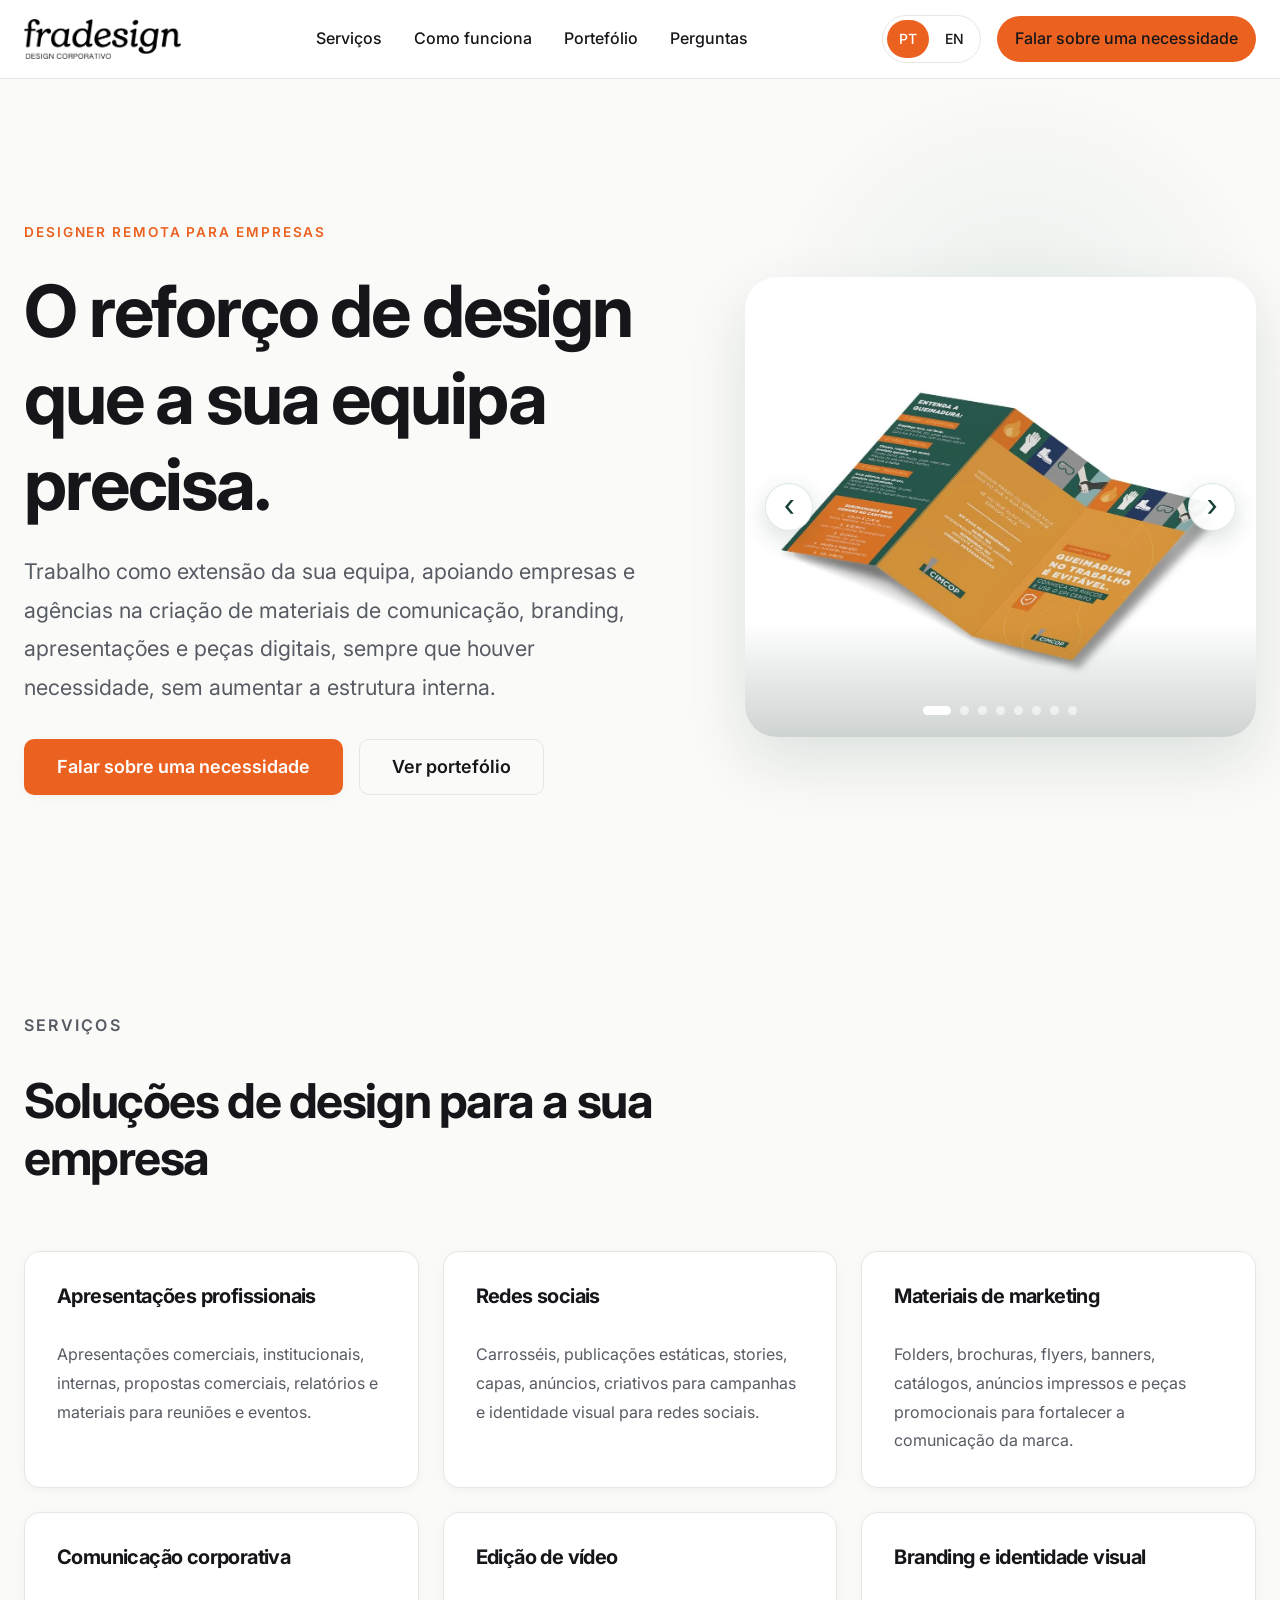
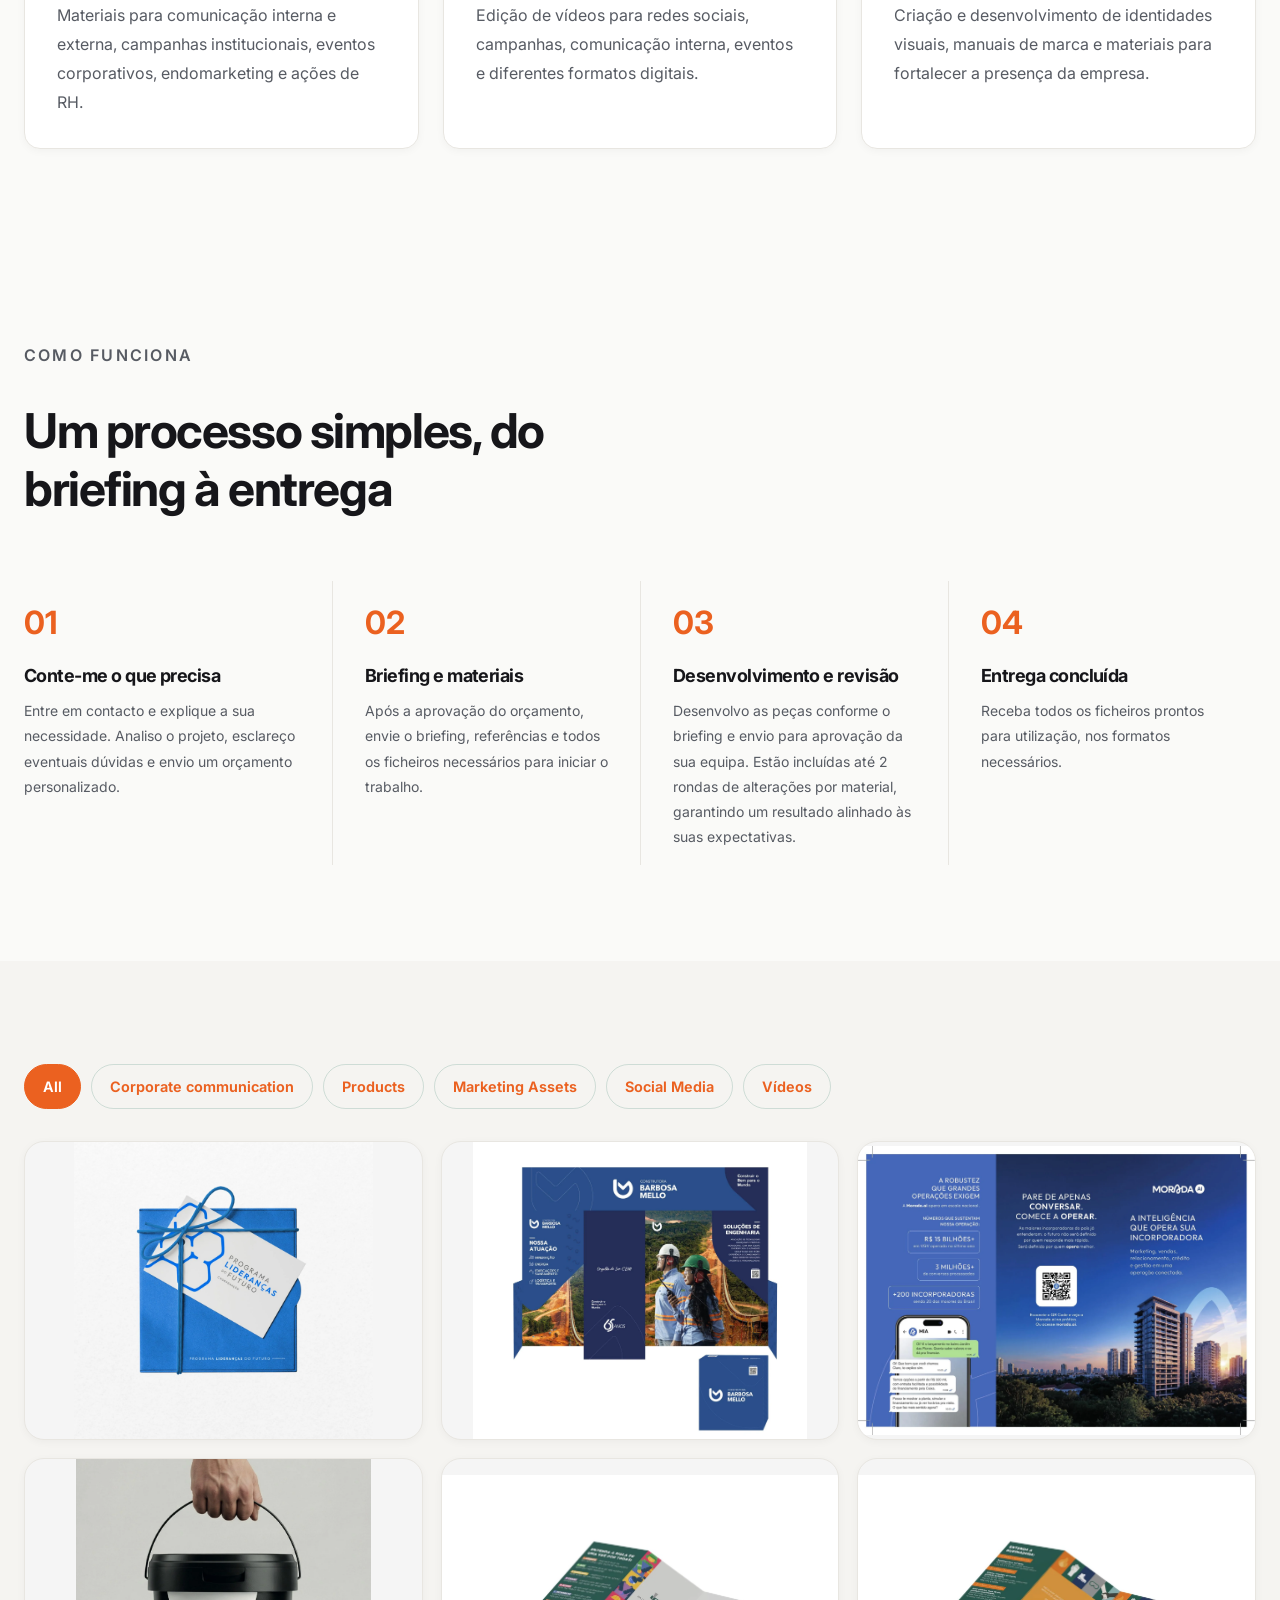
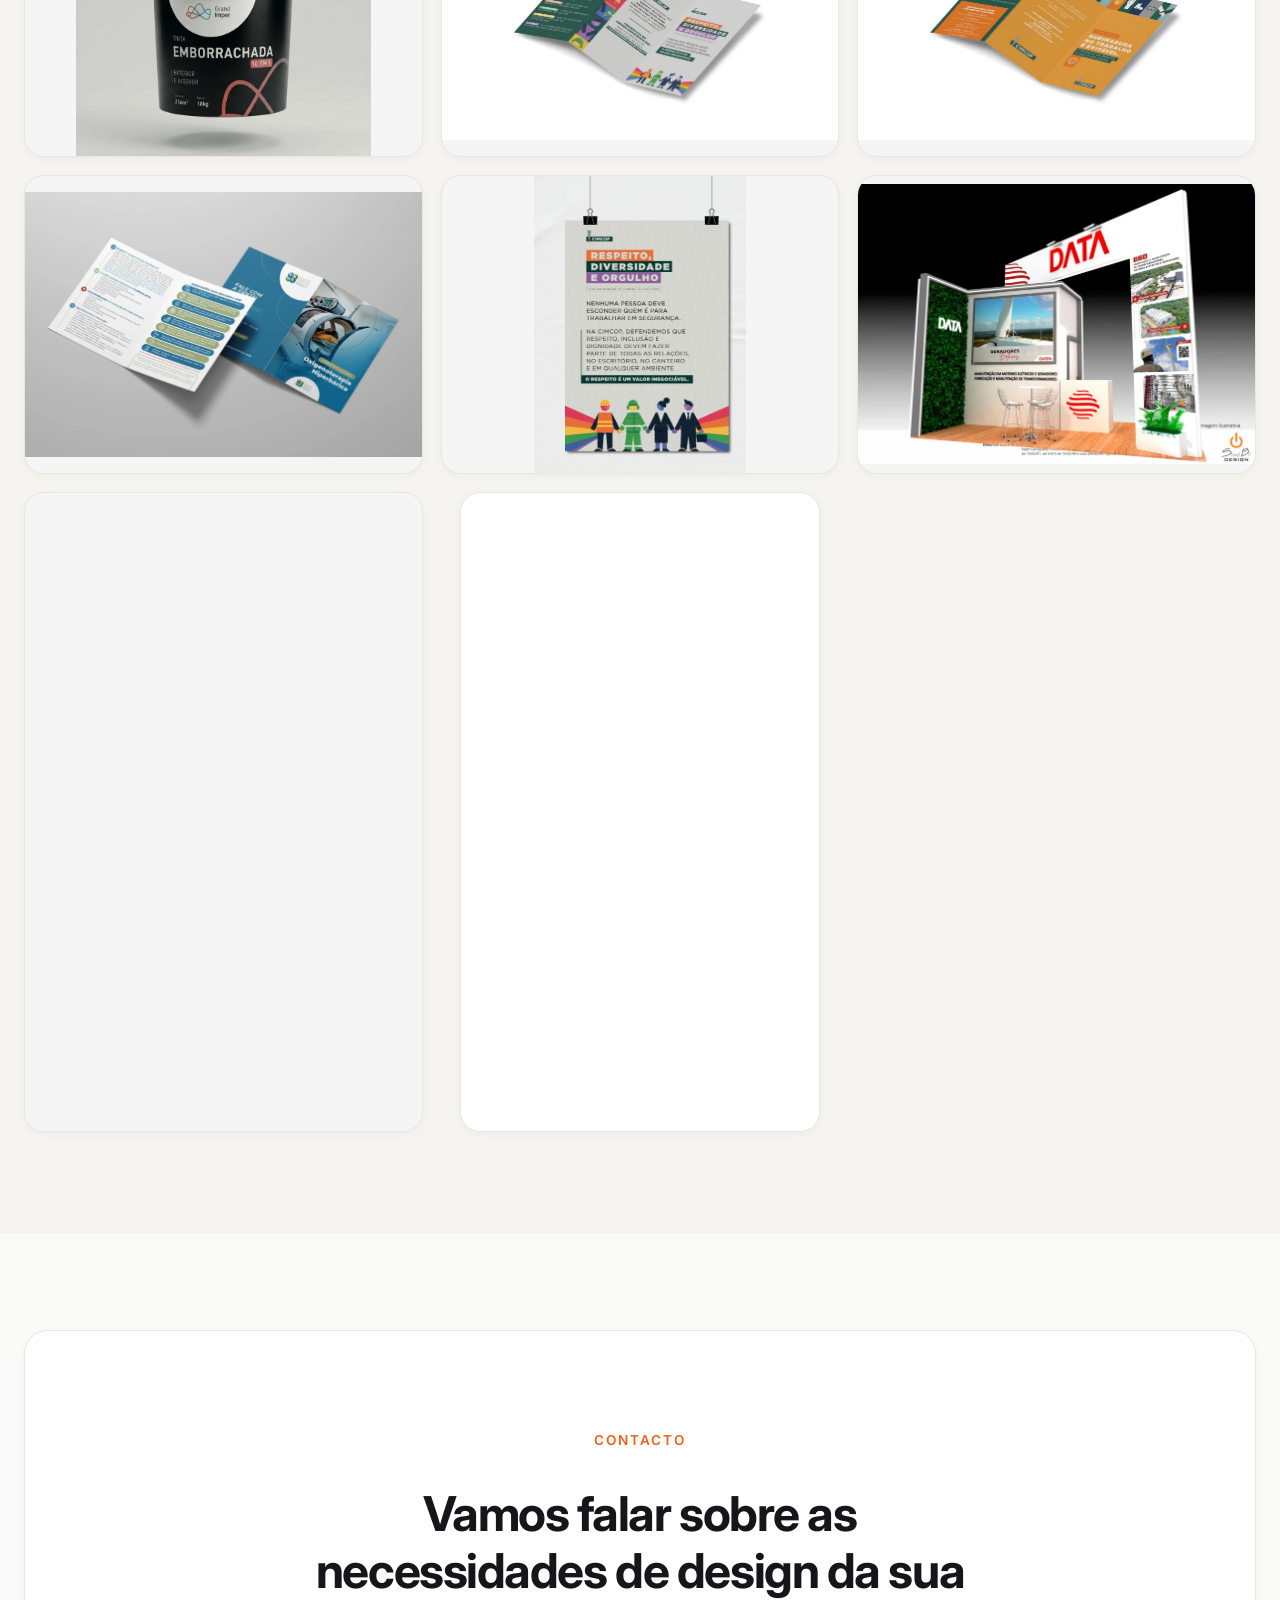
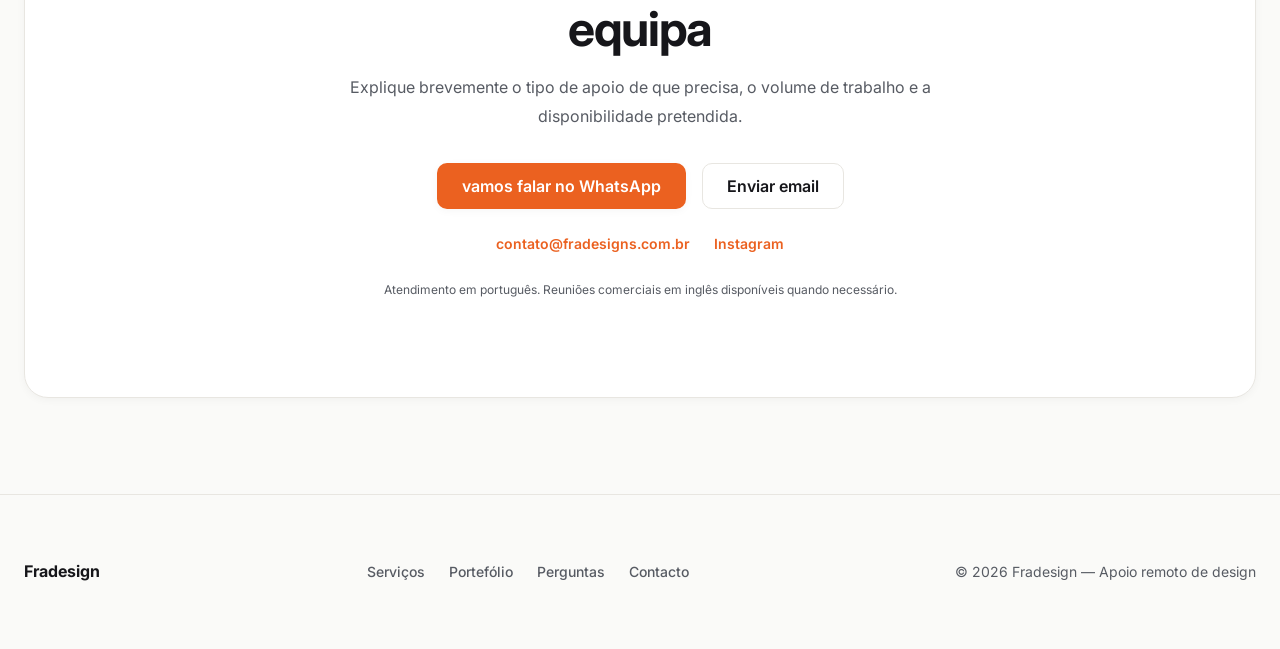
<file: pt.html>
<!DOCTYPE html>
<html lang="pt-PT">
<head>
  <meta charset="UTF-8">
  <meta name="viewport" content="width=device-width, initial-scale=1.0">

  <title>Ana Frade — Designer remota para empresas e agências</title>

  <meta
    name="description"
    content="Designer remota com mais de 10 anos de experiência, disponível para apoiar empresas, agências e equipas de marketing em Portugal e noutros mercados europeus."
  >
  <meta
    name="keywords"
    content="designer remota Portugal, designer freelance Portugal, apoio de design, designer para empresas, designer para agências, edição de vídeo, design de apresentações, conteúdo para redes sociais"
  >
  <meta name="robots" content="index, follow">
  <meta name="theme-color" content="#1f6f5c">

  <link rel="canonical" href="https://fradesigns.com.br/pt.html">
  <link rel="alternate" hreflang="pt-PT" href="https://fradesigns.com.br/pt.html">
  <link rel="alternate" hreflang="en" href="https://fradesigns.com.br/en.html">
  <link rel="alternate" hreflang="x-default" href="https://fradesigns.com.br/pt.html">

  <meta property="og:type" content="website">
  <meta property="og:title" content="Ana Frade — Designer remota para empresas e agências">
  <meta
    property="og:description"
    content="Apoio remoto de design fiável e flexível para empresas, agências e equipas de marketing."
  >
  <meta property="og:url" content="https://fradesigns.com.br/pt.html">

  <link rel="icon" href="favicon.ico">
  <link rel="icon" type="image/svg+xml" href="favicon.svg">
  <link rel="apple-touch-icon" href="apple-touch-icon.png">
  <link rel="manifest" href="site.webmanifest">

  <link rel="preconnect" href="https://fonts.googleapis.com">
  <link rel="preconnect" href="https://fonts.gstatic.com" crossorigin>
  <link
    href="https://fonts.googleapis.com/css2?family=Inter:wght@400;500;600;700&display=swap"
    rel="stylesheet"
  >

  <link rel="stylesheet" href="assets/css/variables.css">
  <link rel="stylesheet" href="assets/css/reset.css">
  <link rel="stylesheet" href="assets/css/typography.css">
  <link rel="stylesheet" href="assets/css/layout.css">
  <link rel="stylesheet" href="assets/css/buttons.css">
  <link rel="stylesheet" href="assets/css/cards.css">
  <link rel="stylesheet" href="assets/css/hero.css">
  <link rel="stylesheet" href="assets/css/navigation.css">
  <link rel="stylesheet" href="assets/css/forms.css">
  <link rel="stylesheet" href="assets/css/faq.css">
  <link rel="stylesheet" href="assets/css/portfolio.css">
  <link rel="stylesheet" href="assets/css/availability.css">
  <link rel="stylesheet" href="assets/css/footer.css">
  <link rel="stylesheet" href="assets/css/sections.css">
  <link rel="stylesheet" href="assets/css/work-section.css">
  <link rel="stylesheet" href="assets/css/animations.css">
  <link rel="stylesheet" href="assets/css/responsive.css">
</head>

<body>
  <header class="site-header">
    <div class="container">
      <nav class="nav" aria-label="Navegação principal">
        <a href="#top" class="logo" aria-label="Fradesign — início"><img src="[data-uri]" alt="Fradesign - Design Corporativo"></a>

        <ul>
          <li><a href="#services">Serviços</a></li>
          <li><a href="#how-it-works">Como funciona</a></li>
          <li><a href="#work">Portefólio</a></li>
          <li><a href="#faq">Perguntas</a></li>
        </ul>

        <div class="nav-actions">
          <div class="lang-switch" aria-label="Selecionar idioma">
            <a
              href="pt.html"
              class="lang-btn active"
              data-lang="pt"
              aria-current="page"
            >
              PT
            </a>
            <a href="en.html" class="lang-btn" data-lang="en">EN</a>
          </div>

          <a href="#contact" class="nav-button">
            Falar sobre uma necessidade
          </a>
        </div>

        <button
          class="burger"
          type="button"
          aria-label="Abrir menu"
          aria-controls="mobile-menu"
          aria-expanded="false"
        >
          ☰
        </button>
      </nav>
    </div>

    <aside class="mobile-menu" id="mobile-menu" aria-label="Menu móvel">
      <nav>
        <a href="#services">Serviços</a>
        <a href="#how-it-works">Como funciona</a>
        <a href="#work">Portefólio</a>
        <a href="#availability">Disponibilidade</a>
        <a href="#faq">Perguntas</a>
        <a href="#contact">Contacto</a>
      </nav>

      <div class="mobile-lang" aria-label="Selecionar idioma">
        <a
          href="pt.html"
          class="lang-btn active"
          data-lang="pt"
          aria-current="page"
        >
          PT
        </a>
        <a href="en.html" class="lang-btn" data-lang="en">EN</a>
      </div>
    </aside>

    <div class="mobile-overlay" aria-hidden="true"></div>
  </header>

  <main id="top">
    <section class="hero">
      <div class="container">
        <div class="hero-content reveal">
          <p class="eyebrow">Designer remota para empresas</p>

          <h1>O reforço de design que a sua equipa precisa.</h1>

          <p class="lead">
            Trabalho como extensão da sua equipa, apoiando empresas e agências na criação de materiais de comunicação, branding, apresentações e peças digitais, sempre que houver necessidade, sem aumentar a estrutura interna.
          </p>

          <div class="hero-ctas">
            <a href="#contact" class="btn btn-primary btn-lg">
              Falar sobre uma necessidade
            </a>
            <a href="#work" class="btn btn-secondary btn-lg">
              Ver portefólio
            </a>
          </div>

        </div>

<div class="hero-visual reveal">
  <div
    class="hero-carousel"
    data-hero-carousel
    role="region"
    aria-roledescription="carrossel"
    aria-label="Projetos em destaque"
  >
    <div class="hero-carousel__viewport">
      <div class="hero-carousel__track">
        <figure class="hero-carousel__slide is-active" data-slide>
          <img src="assets/hero/cimcop-queimaduras.webp"
               alt="Folder de prevenção de queimaduras desenvolvido para a CIMCOP"
               width="1600" height="1067" fetchpriority="high">
        </figure>

        <figure class="hero-carousel__slide" data-slide>
          <img src="assets/hero/cimcop-diversidade.webp"
               alt="Folder sobre respeito, diversidade e orgulho desenvolvido para a CIMCOP"
               width="1600" height="1067" loading="lazy">
        </figure>

        <figure class="hero-carousel__slide" data-slide>
          <img src="assets/hero/data-stand-evento.webp"
               alt="Projeto de stand institucional desenvolvido para a DATA"
               width="1600" height="1067" loading="lazy">
        </figure>

        <figure class="hero-carousel__slide" data-slide>
          <img src="assets/hero/barbosa-mello-caderno.webp"
               alt="Caderno institucional desenvolvido para a Construtora Barbosa Mello"
               width="1600" height="1067" loading="lazy">
        </figure>

        <figure class="hero-carousel__slide" data-slide>
          <img src="assets/hero/barbosa-mello-folder.webp"
               alt="Folder institucional desenvolvido para a Construtora Barbosa Mello"
               width="1600" height="1067" loading="lazy">
        </figure>

        <figure class="hero-carousel__slide" data-slide>
          <img src="assets/hero/grand-imper-embalagem.webp"
               alt="Design de embalagem para a tinta emborrachada Grand Imper"
               width="1600" height="1600" loading="lazy">
        </figure>

        <figure class="hero-carousel__slide" data-slide>
          <img src="assets/hero/liderancas-do-futuro-kit.webp"
               alt="Kit visual do Programa Lideranças do Futuro"
               width="1600" height="1600" loading="lazy">
        </figure>

        <figure class="hero-carousel__slide" data-slide>
          <img src="assets/hero/oxigenoterapia-folder.webp"
               alt="Folder informativo sobre oxigenoterapia hiperbárica"
               width="1600" height="1067" loading="lazy">
        </figure>
      </div>
    </div>

    <button class="hero-carousel__control hero-carousel__control--prev"
            type="button" data-carousel-prev aria-label="Projeto anterior">
      <span aria-hidden="true">‹</span>
    </button>

    <button class="hero-carousel__control hero-carousel__control--next"
            type="button" data-carousel-next aria-label="Próximo projeto">
      <span aria-hidden="true">›</span>
    </button>

    <div class="hero-carousel__dots" data-carousel-dots aria-label="Selecionar projeto"></div>

    <p class="sr-only" aria-live="polite" data-carousel-status></p>
  </div>
</div>
      </div>
    </section>

    <section id="services">
      <div class="container">
        <div class="section-head reveal">
          <p class="eyebrow">Serviços</p>
          <h2>Soluções de design para a sua empresa</h2>
        </div>

        <div class="services-grid stagger">
          <article class="card service-card">
            <h3>Apresentações profissionais</h3>
            <p>Apresentações comerciais, institucionais, internas, propostas comerciais, relatórios e materiais para reuniões e eventos.</p>
          </article>

          <article class="card service-card">
            <h3>Redes sociais</h3>
            <p>Carrosséis, publicações estáticas, stories, capas, anúncios, criativos para campanhas e identidade visual para redes sociais.</p>
          </article>

          <article class="card service-card">
            <h3>Materiais de marketing</h3>
            <p>Folders, brochuras, flyers, banners, catálogos, anúncios impressos e peças promocionais para fortalecer a comunicação da marca.</p>
          </article>

          <article class="card service-card">
            <h3>Comunicação corporativa</h3>
            <p>Materiais para comunicação interna e externa, campanhas institucionais, eventos corporativos, endomarketing e ações de RH.</p>
          </article>

          <article class="card service-card">
            <h3>Edição de vídeo</h3>
            <p>Edição de vídeos para redes sociais, campanhas, comunicação interna, eventos e diferentes formatos digitais.</p>
          </article>

          <article class="card service-card">
            <h3>Branding e identidade visual</h3>
            <p>Criação e desenvolvimento de identidades visuais, manuais de marca e materiais para fortalecer a presença da empresa.</p>
          </article>
        </div>

      </div>
    </section>

    <section id="how-it-works">
      <div class="container">
        <div class="section-head reveal">
          <p class="eyebrow">Como funciona</p>
          <h2>Um processo simples, do briefing à entrega</h2>
        </div>

        <div class="steps reveal">
          <article class="step">
            <span class="step-num">01</span>
            <h3>Conte-me o que precisa</h3>
            <p>
              Entre em contacto e explique a sua necessidade. Analiso o projeto, esclareço eventuais dúvidas e envio um orçamento personalizado.
            </p>
          </article>

          <article class="step">
            <span class="step-num">02</span>
            <h3>Briefing e materiais</h3>
            <p>
              Após a aprovação do orçamento, envie o briefing, referências e todos os ficheiros necessários para iniciar o trabalho.
            </p>
          </article>

          <article class="step">
            <span class="step-num">03</span>
            <h3>Desenvolvimento e revisão</h3>
            <p>Desenvolvo as peças conforme o briefing e envio para aprovação da sua equipa. Estão incluídas até 2 rondas de alterações por material, garantindo um resultado alinhado às suas expectativas.</p>
          </article>

          <article class="step">
            <span class="step-num">04</span>
            <h3>Entrega concluída</h3>
            <p>Receba todos os ficheiros prontos para utilização, nos formatos necessários.</p>
          </article>
        </div>
      </div>
    </section>
<section class="work-section" id="work">
  <div class="container">
    <div class="work-tabs" role="tablist" aria-label="Filtrar trabalhos">
      <button class="work-tab is-active" type="button" data-filter="all" aria-selected="true">
        All
      </button>
      <button class="work-tab" type="button" data-filter="comunicacao-corporativa" aria-selected="false">
        Corporate communication
      </button>
      <button class="work-tab" type="button" data-filter="embalagens" aria-selected="false">
        Products
      </button>
      <button class="work-tab" type="button" data-filter="materiais-impressos" aria-selected="false">
Marketing Assets
      </button>
      <button class="work-tab" type="button" data-filter="redes-sociais" aria-selected="false">
        Social Media
      </button>
      <button class="work-tab" type="button" data-filter="videos" aria-selected="false">
        Vídeos
      </button>
    </div>

    <div class="work-gallery">
      <a class="work-item work-item--large" data-category="comunicacao-corporativa" href="#contato">
        <img src="assets/work/corporativo-liderancas.webp" alt="Programa Lideranças do Futuro" loading="lazy">
      </a>

      <a class="work-item" data-category="comunicacao-corporativa" href="#contato">
        <img src="assets/work/corporativo-barbosa-mello.webp" alt="Construtora Barbosa Mello" loading="lazy">
      </a>

      <a class="work-item" data-category="comunicacao-corporativa" href="#contato">
        <img src="assets/work/corporativo-morada-ai.webp" alt="Morada.ai" loading="lazy">
      </a>

      <a class="work-item work-item--wide" data-category="embalagens" href="#contato">
        <img src="assets/work/embalagem-grand-imper.webp" alt="Embalagem Grand Imper" loading="lazy">
      </a>

      <a class="work-item" data-category="materiais-impressos" href="#contato">
        <img src="assets/work/impresso-cimcop-diversidade.webp" alt="Material impresso CIMCOP sobre diversidade" loading="lazy">
      </a>

      <a class="work-item" data-category="materiais-impressos" href="#contato">
        <img src="assets/work/impresso-cimcop-queimaduras.webp" alt="Material impresso CIMCOP sobre queimaduras" loading="lazy">
      </a>

      <a class="work-item work-item--wide" data-category="materiais-impressos" href="#contato">
        <img src="assets/work/impresso-oxigenoterapia.webp" alt="Folder sobre oxigenoterapia hiperbárica" loading="lazy">
      </a>

      <a class="work-item" data-category="redes-sociais"
         href="https://www.instagram.com/p/DZ5i31JEacR/"
         target="_blank" rel="noopener noreferrer">
        <img src="assets/work/social-cimcop-diversidade.webp" alt="Conteúdo para redes sociais" loading="lazy">
      </a>

      <a class="work-item" data-category="videos"
         href="https://www.linkedin.com/posts/dataenergia_data-transformadores-powertransformers-activity-7449803659359481856-qLjF"
         target="_blank" rel="noopener noreferrer">
        <img src="assets/work/video-data-evento.webp" alt="Vídeo institucional DATA" loading="lazy">
      </a>

      <div class="work-item instagram" data-category="videos">
  <blockquote
    class="instagram-media"
    data-instgrm-permalink="https://www.instagram.com/reel/DTa-yl-mL27/"
    data-instgrm-version="14"
  ></blockquote>
</div>

<div class="work-item video" data-category="videos">
  <iframe
    src="https://www.linkedin.com/embed/feed/update/urn:li:ugcPost:7449782207042363392?compact=1"
    title="Vídeo LinkedIn"
    loading="lazy"
    allowfullscreen>
  </iframe>
</div>
    </div>
  </div>
</section>

    <section id="contact">
      <div class="container">
        <div class="contact reveal">
          <p class="eyebrow">Contacto</p>

          <h2>Vamos falar sobre as necessidades de design da sua equipa</h2>

          <p class="sub">
            Explique brevemente o tipo de apoio de que precisa,
            o volume de trabalho e a disponibilidade pretendida.
          </p>

          <div class="contact-ctas">
            <a
    href="https://wa.me/5531998919609?text=Olá!%20Gostaria%20de%20conversar%20sobre%20a%20disponibilidade%20da%20Fradesign%20para%20apoiar%20a%20nossa%20empresa%20em%20um%20projeto."
    class="btn btn-primary"
    target="_blank"
    rel="noopener noreferrer"
>
    vamos falar no WhatsApp
</a>

            <a
              href="mailto:contato@fradesigns.com.br"
              class="btn btn-secondary"
            >
              Enviar email
            </a>
          </div>

          <div class="contact-links">
            <a href="mailto:contato@fradesigns.com.br">
              contato@fradesigns.com.br
            </a>

            <a
              href="https://www.instagram.com/_fradesign/"
              target="_blank"
              rel="noopener noreferrer"
            >
              Instagram
            </a>
          </div>

          <p class="contact-note">
            Atendimento em português. Reuniões comerciais em inglês
            disponíveis quando necessário.
          </p>
        </div>
      </div>
    </section>
  </main>

  <footer class="site-footer">
    <div class="container">
      <a href="#top" class="footer-brand">Fradesign</a>

      <nav class="footer-links" aria-label="Navegação do rodapé">
        <a href="#services">Serviços</a>
        <a href="#work">Portefólio</a>
        <a href="#faq">Perguntas</a>
        <a href="#contact">Contacto</a>
      </nav>

      <p class="footer-copy">
        © <span data-current-year>2026</span>
        Fradesign — Apoio remoto de design
      </p>
    </div>
  </footer>

  <script src="assets/js/app.js" defer></script>
  <script src="assets/js/language.js" defer></script>
  <script src="assets/js/navigation.js" defer></script>
  <script src="assets/js/animations.js" defer></script>
  <script src="assets/js/portfolio.js" defer></script>
  <script src="assets/js/forms.js" defer></script>
  <script src="assets/js/work-section.js" defer></script>
  <script async src="https://www.instagram.com/embed.js"></script>
</body>
</html>
</file>
<file: assets/css/variables.css>
/* ==========================================================
   VARIABLES
   Fradesign Global
   ========================================================== */

:root {

  /* ========================================================
     COLORS
     ======================================================== */

  --color-primary: #EB6120;/* #1F6F5C; /*#d74893;*/
  --color-primary-hover: #6F2064/*#185847; /*#6f2064;*/

  --color-accent: #D6B36A;

  --color-background: #FAFAF8;
  --color-surface: #FFFFFF;
  --color-surface-alt: #F5F4F1;

  --color-text: #16161A;
  --color-text-light: #575B63;

  --color-border: #E8E6E1;

  --color-success: #1E8E5A;
  --color-warning: #D79A00;
  --color-error: #C0392B;

  --color-white: #FFFFFF;
  --color-black: #000000;

  /* ========================================================
     TYPOGRAPHY
     ======================================================== */

  --font-primary: "Inter", sans-serif;

  --font-size-xs: .75rem;
  --font-size-sm: .875rem;
  --font-size-md: 1rem;
  --font-size-lg: 1.125rem;
  --font-size-xl: 1.5rem;
  --font-size-2xl: 2rem;
  --font-size-3xl: 3rem;
  --font-size-4xl: 4rem;

  --font-weight-regular: 400;
  --font-weight-medium: 500;
  --font-weight-semibold: 600;
  --font-weight-bold: 700;

  --line-height-tight: 1.2;
  --line-height-normal: 1.6;
  --line-height-loose: 1.8;

  /* ========================================================
     SPACING
     ======================================================== */

  --space-xxs: 4px;
  --space-xs: 8px;
  --space-sm: 12px;
  --space-md: 16px;
  --space-lg: 24px;
  --space-xl: 32px;
  --space-2xl: 48px;
  --space-3xl: 64px;
  --space-4xl: 96px;
  --space-5xl: 128px;

  /* ========================================================
     LAYOUT
     ======================================================== */

  --container-width: 1240px;

  --section-padding: 96px;

  --content-width: 760px;

  /* ========================================================
     BORDER RADIUS
     ======================================================== */

  --radius-sm: 6px;
  --radius-md: 10px;
  --radius-lg: 16px;
  --radius-xl: 24px;
  --radius-pill: 999px;

  /* ========================================================
     SHADOWS
     ======================================================== */

  --shadow-sm:
      0 2px 8px rgba(0,0,0,.04);

  --shadow-md:
      0 8px 24px rgba(0,0,0,.08);

  --shadow-lg:
      0 20px 60px rgba(0,0,0,.12);

  /* ========================================================
     TRANSITIONS
     ======================================================== */

  --transition-fast: .15s ease;

  --transition-normal: .30s ease;

  --transition-slow: .45s ease;

  /* ========================================================
     Z-INDEX
     ======================================================== */

  --z-header: 100;
  --z-dropdown: 200;
  --z-modal: 500;
  --z-toast: 1000;

}


/* ==========================================================
   DARK MODE SUPPORT
   ========================================================== */

@media (prefers-color-scheme: dark) {

  :root {

    --color-background: #111114;

    --color-surface: #19191D;

    --color-surface-alt: #242428;

    --color-text: #F5F5F5;

    --color-text-light: #B5B5BC;

    --color-border: #323238;

  }

}
</file>
<file: assets/css/typography.css>
/* ==========================================================
   TYPOGRAPHY.CSS
   Fradesign Global
   ========================================================== */

/* ==========================================================
   BASE
   ========================================================== */

body {
    font-family: var(--font-primary);
    font-size: var(--font-size-md);
    font-weight: var(--font-weight-regular);
    line-height: var(--line-height-normal);

    color: var(--color-text);
    background: var(--color-background);
}

/* ==========================================================
   HEADINGS
   ========================================================== */

h1,
h2,
h3,
h4,
h5,
h6 {
    font-weight: var(--font-weight-bold);
    line-height: var(--line-height-tight);
    color: var(--color-text);

    letter-spacing: -0.03em;
}

h1 {
    font-size: clamp(3rem, 6vw, 4.5rem);
}

h2 {
    font-size: clamp(2.2rem, 4vw, 3rem);
}

h3 {
    font-size: 1.75rem;
}

h4 {
    font-size: 1.375rem;
}

h5 {
    font-size: 1.125rem;
}

h6 {
    font-size: 1rem;
}

/* ==========================================================
   PARAGRAPHS
   ========================================================== */

p {
    color: var(--color-text-light);
    line-height: var(--line-height-loose);

    margin-bottom: var(--space-md);
}

p:last-child {
    margin-bottom: 0;
}

/* ==========================================================
   LINKS
   ========================================================== */

a {
    transition: color var(--transition-fast);
}

a:hover {
    color: var(--color-primary);
}

/* ==========================================================
   SMALL TEXT
   ========================================================== */

small {
    font-size: var(--font-size-sm);
    color: var(--color-text-light);
}

/* ==========================================================
   LISTS
   ========================================================== */

ul,
ol {
    margin: 0;
    padding: 0;
}

/* ==========================================================
   BLOCKQUOTE
   ========================================================== */

blockquote {
    padding-left: var(--space-lg);

    border-left: 4px solid var(--color-primary);

    color: var(--color-text-light);

    font-style: italic;
}

/* ==========================================================
   CODE
   ========================================================== */

code,
pre {
    font-family:
        Consolas,
        Menlo,
        Monaco,
        monospace;
}

code {
    padding: 2px 6px;

    border-radius: var(--radius-sm);

    background: var(--color-surface-alt);

    font-size: .9em;
}

pre {
    padding: var(--space-lg);

    overflow-x: auto;

    border-radius: var(--radius-md);

    background: var(--color-surface-alt);
}

/* ==========================================================
   HELPERS
   ========================================================== */

.text-center {
    text-align: center;
}

.text-left {
    text-align: left;
}

.text-right {
    text-align: right;
}

.text-muted {
    color: var(--color-text-light);
}

.text-primary {
    color: var(--color-primary);
}

.text-white {
    color: var(--color-white);
}

.uppercase {
    text-transform: uppercase;
}

.capitalize {
    text-transform: capitalize;
}

.bold {
    font-weight: var(--font-weight-bold);
}

.semibold {
    font-weight: var(--font-weight-semibold);
}

.medium {
    font-weight: var(--font-weight-medium);
}

.regular {
    font-weight: var(--font-weight-regular);
}

/* ==========================================================
   EYEBROW
   ========================================================== */

.eyebrow {
    display: inline-block;

    margin-bottom: var(--space-md);

    color: var(--color-primary);

    font-size: .85rem;

    font-weight: var(--font-weight-semibold);

    letter-spacing: .14em;

    text-transform: uppercase;
}

/* ==========================================================
   LEAD
   ========================================================== */

.lead {
    font-size: clamp(1.1rem, 2vw, 1.35rem);

    color: var(--color-text-light);

    max-width: 760px;
}

/* ==========================================================
   SECTION TITLE
   ========================================================== */

.section-title {
    margin-bottom: var(--space-lg);
}

.section-description {
    max-width: 760px;

    margin-inline: auto;

    color: var(--color-text-light);
}
</file>
<file: assets/css/layout.css>
/* ==========================================================
   LAYOUT.CSS
   Fradesign Global
   ========================================================== */

/* ==========================================================
   CONTAINER
   ========================================================== */

.container {
    width: min(var(--container-width), calc(100% - 48px));
    margin-inline: auto;
}

.container-sm {
    width: min(900px, calc(100% - 48px));
    margin-inline: auto;
}

.container-lg {
    width: min(1440px, calc(100% - 48px));
    margin-inline: auto;
}

/* ==========================================================
   SECTIONS
   ========================================================== */

section {
    padding: var(--section-padding) 0;
    position: relative;
}

.section-header {
    max-width: 760px;
    margin: 0 auto var(--space-3xl);
    text-align: center;
}

/* ==========================================================
   HEADER
   ========================================================== */

.site-header {
    position: sticky;
    top: 0;
    z-index: var(--z-header);

    background: rgba(255,255,255,.92);
    backdrop-filter: blur(18px);

    border-bottom: 1px solid var(--color-border);
}

.site-header .container {
    display: flex;
    align-items: center;
    justify-content: space-between;

    min-height: 78px;
}

/* ==========================================================
   NAVIGATION
   ========================================================== */

.nav {
    display: flex;
    align-items: center;
    gap: var(--space-xl);
}

.nav ul {
    display: flex;
    align-items: center;
    gap: var(--space-lg);
}

.nav li {
    display: flex;
}

.nav a {
    font-weight: var(--font-weight-medium);
}

/* ==========================================================
   MAIN
   ========================================================== */

main {
    overflow: hidden;
}

/* ==========================================================
   GRID
   ========================================================== */

.grid {
    display: grid;
    gap: var(--space-xl);
}

.grid-2 {
    grid-template-columns: repeat(2, 1fr);
}

.grid-3 {
    grid-template-columns: repeat(3, 1fr);
}

.grid-4 {
    grid-template-columns: repeat(4, 1fr);
}

/* ==========================================================
   FLEX
   ========================================================== */

.flex {
    display: flex;
}

.flex-center {
    display: flex;
    align-items: center;
    justify-content: center;
}

.flex-between {
    display: flex;
    align-items: center;
    justify-content: space-between;
}

.flex-column {
    display: flex;
    flex-direction: column;
}

/* ==========================================================
   STACK
   ========================================================== */

.stack-sm > * + * {
    margin-top: var(--space-sm);
}

.stack-md > * + * {
    margin-top: var(--space-md);
}

.stack-lg > * + * {
    margin-top: var(--space-lg);
}

.stack-xl > * + * {
    margin-top: var(--space-xl);
}

/* ==========================================================
   SPACING HELPERS
   ========================================================== */

.mt-0 { margin-top: 0; }
.mt-1 { margin-top: var(--space-xs); }
.mt-2 { margin-top: var(--space-sm); }
.mt-3 { margin-top: var(--space-md); }
.mt-4 { margin-top: var(--space-lg); }
.mt-5 { margin-top: var(--space-xl); }

.mb-0 { margin-bottom: 0; }
.mb-1 { margin-bottom: var(--space-xs); }
.mb-2 { margin-bottom: var(--space-sm); }
.mb-3 { margin-bottom: var(--space-md); }
.mb-4 { margin-bottom: var(--space-lg); }
.mb-5 { margin-bottom: var(--space-xl); }

/* ==========================================================
   WIDTH HELPERS
   ========================================================== */

.w-100 {
    width: 100%;
}

.max-content {
    max-width: var(--content-width);
}

/* ==========================================================
   DIVIDERS
   ========================================================== */

.divider {
    width: 100%;
    height: 1px;
    background: var(--color-border);
}

/* ==========================================================
   FOOTER
   ========================================================== */

.site-footer {
    padding: var(--space-3xl) 0;
    border-top: 1px solid var(--color-border);
}

.site-footer .container {
    display: flex;
    justify-content: space-between;
    align-items: center;
    gap: var(--space-lg);
    flex-wrap: wrap;
}

/* ==========================================================
   RESPONSIVE
   ========================================================== */

@media (max-width: 1024px) {

    .grid-4 {
        grid-template-columns: repeat(2, 1fr);
    }

    .grid-3 {
        grid-template-columns: repeat(2, 1fr);
    }

}

@media (max-width: 768px) {

    section {
        padding: 72px 0;
    }

    .container,
    .container-sm,
    .container-lg {
        width: calc(100% - 32px);
    }

    .grid-2,
    .grid-3,
    .grid-4 {
        grid-template-columns: 1fr;
    }

    .nav ul {
        display: none;
    }

    .site-footer .container {
        flex-direction: column;
        align-items: flex-start;
    }

}

@media (max-width: 480px) {

    section {
        padding: 56px 0;
    }

}
</file>
<file: assets/css/buttons.css>
/* ==========================================================
   BUTTONS.CSS
   Fradesign Global
   ========================================================== */

/* ==========================================================
   BASE BUTTON
   ========================================================== */

.btn {
    display: inline-flex;
    align-items: center;
    justify-content: center;

    gap: var(--space-xs);

    padding: 14px 24px;

    border: 1px solid transparent;
    border-radius: var(--radius-md);

    font-family: inherit;
    font-size: var(--font-size-md);
    font-weight: var(--font-weight-semibold);
    line-height: 1;

    cursor: pointer;

    transition:
        background var(--transition-fast),
        color var(--transition-fast),
        border-color var(--transition-fast),
        transform var(--transition-fast),
        box-shadow var(--transition-fast);

    white-space: nowrap;
}

.btn:hover {
    transform: translateY(-2px);
}

.btn:active {
    transform: translateY(0);
}

.btn:disabled {
    opacity: .6;
    cursor: not-allowed;
    pointer-events: none;
}

/* ==========================================================
   PRIMARY
   ========================================================== */

.btn-primary {
    background: var(--color-primary);
    color: var(--color-white);

    box-shadow: var(--shadow-sm);
}

.btn-primary:hover {
    background: var(--color-primary-hover);

    box-shadow: var(--shadow-md);
}

/* ==========================================================
   SECONDARY
   ========================================================== */

.btn-secondary {

    background: transparent;

    color: var(--color-text);

    border-color: var(--color-border);

}

.btn-secondary:hover {

    background: var(--color-surface-alt);

}

/* ==========================================================
   OUTLINE
   ========================================================== */

.btn-outline {

    background: transparent;

    color: var(--color-primary);

    border-color: var(--color-primary);

}

.btn-outline:hover {

    background: var(--color-primary);

    color: var(--color-white);

}

/* ==========================================================
   GHOST
   ========================================================== */

.btn-ghost {

    background: transparent;

    color: var(--color-text-light);

}

.btn-ghost:hover {

    background: var(--color-surface-alt);

    color: var(--color-text);

}

/* ==========================================================
   LINK BUTTON
   ========================================================== */

.btn-link {

    padding: 0;

    background: transparent;

    color: var(--color-primary);

    border: none;

    border-radius: 0;

    font-weight: var(--font-weight-semibold);

}

.btn-link:hover {

    text-decoration: underline;

    transform: none;

}

/* ==========================================================
   BUTTON SIZES
   ========================================================== */

.btn-sm {

    padding: 10px 18px;

    font-size: var(--font-size-sm);

}

.btn-lg {

    padding: 18px 32px;

    font-size: var(--font-size-lg);

}

/* ==========================================================
   FULL WIDTH
   ========================================================== */

.btn-block {

    width: 100%;

}

/* ==========================================================
   ICON BUTTON
   ========================================================== */

.btn-icon {

    width: 48px;

    height: 48px;

    padding: 0;

    border-radius: 50%;

}

/* ==========================================================
   CTA BUTTON
   ========================================================== */

.btn-cta {

    padding: 16px 30px;

    font-size: var(--font-size-lg);

    box-shadow: var(--shadow-md);

}

.btn-cta:hover {

    box-shadow: var(--shadow-lg);

}

/* ==========================================================
   NAV BUTTON
   ========================================================== */

.nav-button {

    display: inline-flex;

    align-items: center;

    justify-content: center;

    padding: 10px 18px;

    border-radius: var(--radius-pill);

    font-weight: var(--font-weight-semibold);

    background: var(--color-primary);

    color: var(--color-white);

    transition: all var(--transition-fast);

}

.nav-button:hover {

    background: var(--color-primary-hover);

}

/* ==========================================================
   RESPONSIVE
   ========================================================== */

@media (max-width:768px){

    .btn {

        width:100%;

    }

    .btn-inline{

        width:auto;

    }

}
</file>
<file: assets/css/cards.css>
/* ==========================================================
   CARDS.CSS
   Fradesign Global
   ========================================================== */

/* ==========================================================
   BASE CARD
   ========================================================== */

.card {

    background: var(--color-surface);

    border: 1px solid var(--color-border);

    border-radius: var(--radius-lg);

    padding: var(--space-xl);

    box-shadow: var(--shadow-sm);

    transition:
        transform var(--transition-fast),
        box-shadow var(--transition-fast),
        border-color var(--transition-fast);

}

.card:hover {

    transform: translateY(-6px);

    box-shadow: var(--shadow-md);

    border-color: var(--color-primary);

}

/* ==========================================================
   CARD TITLE
   ========================================================== */

.card h3 {

    margin-bottom: var(--space-md);

    color: var(--color-text);

}

/* ==========================================================
   CARD DESCRIPTION
   ========================================================== */

.card p {

    color: var(--color-text-light);

    margin-bottom: 0;

}

/* ==========================================================
   SERVICE CARD
   ========================================================== */

.service-card {

    display: flex;

    flex-direction: column;

    gap: var(--space-md);

}

.service-card svg {

    width: 40px;

    height: 40px;

    color: var(--color-primary);

}

.service-card h3 {

    font-size: 1.25rem;

}

.service-card p {

    flex: 1;

}

/* ==========================================================
   TRUST CARD
   ========================================================== */

.trust-card {

    text-align: center;

}

.trust-card strong {

    display: block;

    font-size: var(--font-size-3xl);

    color: var(--color-primary);

    margin-bottom: var(--space-xs);

}

.trust-card span {

    display: block;

    color: var(--color-text-light);

}

/* ==========================================================
   WHO CARD
   ========================================================== */

.who-card {

    text-align: center;

}

.who-card svg {

    margin: 0 auto var(--space-lg);

    width: 48px;

    height: 48px;

    color: var(--color-primary);

}

/* ==========================================================
   AVAILABILITY CARD
   ========================================================== */

.avail-card {

    text-align: center;

    padding: var(--space-2xl);

}

.avail-card strong {

    display: block;

    font-size: var(--font-size-4xl);

    color: var(--color-primary);

    margin-bottom: var(--space-sm);

}

.avail-card span {

    display: block;

    color: var(--color-text-light);

}

/* ==========================================================
   PORTFOLIO CARD
   ========================================================== */

.work-item {

    overflow: hidden;

    border-radius: var(--radius-lg);

    background: var(--color-surface);

    border: 1px solid var(--color-border);

    box-shadow: var(--shadow-sm);

    transition:
        transform var(--transition-fast),
        box-shadow var(--transition-fast);

}

.work-item:hover {

    transform: translateY(-6px);

    box-shadow: var(--shadow-lg);

}

.work-item img {

    width: 100%;

    display: block;

    aspect-ratio: 4 / 3;

    object-fit: cover;

}

.work-item-content {

    padding: var(--space-lg);

}

.work-item h3 {

    margin-bottom: var(--space-sm);

}

.work-item p {

    margin-bottom: 0;

}

/* ==========================================================
   CONTACT CARD
   ========================================================== */

.contact-card {

    display: flex;

    flex-direction: column;

    gap: var(--space-md);

    text-align: center;

}

.contact-card svg {

    width: 42px;

    height: 42px;

    color: var(--color-primary);

    margin: 0 auto;

}

/* ==========================================================
   FEATURE CARD
   ========================================================== */

.feature-card {

    display: flex;

    gap: var(--space-lg);

    align-items: flex-start;

}

.feature-card svg {

    width: 32px;

    height: 32px;

    flex-shrink: 0;

    color: var(--color-primary);

}

.feature-card-content {

    flex: 1;

}

/* ==========================================================
   ICON BOX
   ========================================================== */

.icon-box {

    width: 64px;

    height: 64px;

    display: flex;

    align-items: center;

    justify-content: center;

    border-radius: 50%;

    background: rgba(31,111,92,.08);

    color: var(--color-primary);

}

/* ==========================================================
   RESPONSIVE
   ========================================================== */

@media (max-width:768px){

    .card{

        padding:var(--space-lg);

    }

    .avail-card strong{

        font-size:var(--font-size-3xl);

    }

}
</file>
<file: assets/css/hero.css>
/* ==========================================================
   HERO.CSS
   Fradesign Global
   ========================================================== */

/* ==========================================================
   HERO
   ========================================================== */

.hero {

    padding-top: 140px;
    padding-bottom: 120px;

}

.hero .container {

    display: grid;

    grid-template-columns: 1.1fr .9fr;

    align-items: center;

    gap: var(--space-4xl);

}

/* ==========================================================
   HERO CONTENT
   ========================================================== */

.hero-content {

    max-width: 640px;

}

.hero .eyebrow {

    margin-bottom: var(--space-lg);

}

.hero h1 {

    margin-bottom: var(--space-lg);

}

.hero .lead {

    margin-bottom: var(--space-xl);

}

/* ==========================================================
   CTA
   ========================================================== */

.hero-ctas {

    display: flex;

    gap: var(--space-md);

    margin-top: var(--space-xl);

    flex-wrap: wrap;

}

/* ==========================================================
   TRUST LINE
   ========================================================== */

.trust-line {

    display: flex;

    flex-wrap: wrap;

    gap: var(--space-lg);

    margin-top: var(--space-2xl);

}

.trust-line span {

    display: inline-flex;

    align-items: center;

    gap: var(--space-xs);

    color: var(--color-text-light);

    font-size: var(--font-size-sm);

}

.trust-line span::before {

    content: "";

    width: 8px;

    height: 8px;

    border-radius: 50%;

    background: var(--color-primary);

}

/* ==========================================================
   HERO VISUAL
   ========================================================== */

.hero-visual {

    display: flex;

    justify-content: center;

    align-items: center;

}

.hero-image {

    width: 100%;

    max-width: 560px;

    border-radius: var(--radius-xl);

    overflow: hidden;

    box-shadow: var(--shadow-lg);

}

.hero-image img {

    width: 100%;

    display: block;

}

/* ==========================================================
   FLOATING CARD
   ========================================================== */

.hero-card {

    position: absolute;

    right: -30px;

    bottom: 30px;

    width: 220px;

    padding: var(--space-lg);

    background: var(--color-surface);

    border: 1px solid var(--color-border);

    border-radius: var(--radius-lg);

    box-shadow: var(--shadow-lg);

}

.hero-card strong {

    display: block;

    margin-bottom: var(--space-xs);

    color: var(--color-primary);

    font-size: var(--font-size-xl);

}

.hero-card p {

    margin: 0;

    font-size: var(--font-size-sm);

}

/* ==========================================================
   BACKGROUND SHAPE
   ========================================================== */

.hero::before {

    content: "";

    position: absolute;

    top: 0;

    right: 0;

    width: 520px;

    height: 520px;

    background: radial-gradient(
        circle,
        rgba(31,111,92,.08),
        transparent 70%
    );

    pointer-events: none;

    z-index: -1;

}

/* ==========================================================
   RESPONSIVE
   ========================================================== */

@media (max-width: 1024px) {

    .hero .container {

        grid-template-columns: 1fr;

        text-align: center;

    }

    .hero-content {

        max-width: 100%;

    }

    .hero-ctas {

        justify-content: center;

    }

    .trust-line {

        justify-content: center;

    }

    .hero-visual {

        order: -1;

    }

}

@media (max-width: 768px) {

    .hero {

        padding-top: 110px;

        padding-bottom: 72px;

    }

    .hero-card {

        position: static;

        width: 100%;

        margin-top: var(--space-lg);

    }

}

@media (max-width: 480px) {

    .hero-ctas {

        flex-direction: column;

    }

    .trust-line {

        flex-direction: column;

        align-items: center;

        gap: var(--space-sm);

    }

}
/* HERO CAROUSEL */
.hero-visual {
  min-width: 0;
}

.hero-carousel {
  --carousel-radius: 32px;
  position: relative;
  width: 100%;
  min-height: 460px;
  overflow: hidden;
  border-radius: var(--carousel-radius);
  background: #e6f1ec;
  box-shadow: 0 24px 60px rgba(19, 57, 48, 0.12);
  isolation: isolate;
}

.hero-carousel__viewport,
.hero-carousel__track,
.hero-carousel__slide {
  width: 100%;
  height: 100%;
  min-height: inherit;
}

.hero-carousel__track {
  position: relative;
}

.hero-carousel__slide {
  position: absolute;
  inset: 0;
  margin: 0;
  opacity: 0;
  visibility: hidden;
  transform: scale(1.025);
  transition:
    opacity 650ms ease,
    visibility 650ms ease,
    transform 900ms ease;
}

.hero-carousel__slide.is-active {
  z-index: 1;
  opacity: 1;
  visibility: visible;
  transform: scale(1);
}

.hero-carousel__slide img {
  display: block;
  width: 100%;
  height: 100%;
  min-height: inherit;
  object-fit: cover;
  object-position: center;
}

.hero-carousel::after {
  content: "";
  position: absolute;
  inset: auto 0 0;
  z-index: 2;
  height: 25%;
  pointer-events: none;
  background: linear-gradient(to top, rgba(8, 35, 29, 0.2), transparent);
}

.hero-carousel__control {
  position: absolute;
  top: 50%;
  z-index: 4;
  display: grid;
  width: 48px;
  height: 48px;
  place-items: center;
  padding: 0;
  border: 1px solid rgba(31, 111, 92, 0.16);
  border-radius: 50%;
  background: rgba(255, 255, 255, 0.94);
  color: #153f35;
  box-shadow: 0 8px 24px rgba(15, 54, 44, 0.16);
  cursor: pointer;
  transform: translateY(-50%);
  transition: transform 180ms ease, background-color 180ms ease;
}

.hero-carousel__control:hover {
  background: #fff;
  transform: translateY(-50%) scale(1.06);
}

.hero-carousel__control:focus-visible,
.hero-carousel__dot:focus-visible {
  outline: 3px solid rgba(31, 111, 92, 0.35);
  outline-offset: 3px;
}

.hero-carousel__control span {
  line-height: 1;
  font-size: 2rem;
  transform: translateY(-2px);
}

.hero-carousel__control--prev {
  left: 20px;
}

.hero-carousel__control--next {
  right: 20px;
}

.hero-carousel__dots {
  position: absolute;
  right: 24px;
  bottom: 22px;
  left: 24px;
  z-index: 4;
  display: flex;
  justify-content: center;
  gap: 9px;
}

.hero-carousel__dot {
  width: 9px;
  height: 9px;
  padding: 0;
  border: 0;
  border-radius: 50%;
  background: rgba(255, 255, 255, 0.58);
  cursor: pointer;
  transition: width 180ms ease, background-color 180ms ease;
}

.hero-carousel__dot.is-active {
  width: 28px;
  border-radius: 999px;
  background: #ffffff;
}

.sr-only {
  position: absolute !important;
  width: 1px !important;
  height: 1px !important;
  padding: 0 !important;
  margin: -1px !important;
  overflow: hidden !important;
  clip: rect(0, 0, 0, 0) !important;
  white-space: nowrap !important;
  border: 0 !important;
}

@media (max-width: 980px) {
  .hero-carousel {
    min-height: 420px;
  }
}

@media (max-width: 680px) {
  .hero-carousel {
    min-height: 360px;
    border-radius: 24px;
  }

  .hero-carousel__control {
    width: 42px;
    height: 42px;
  }

  .hero-carousel__control--prev {
    left: 12px;
  }

  .hero-carousel__control--next {
    right: 12px;
  }

  .hero-carousel__slide img {
    object-fit: contain;
    background: #edf4f1;
  }
}

@media (prefers-reduced-motion: reduce) {
  .hero-carousel__slide,
  .hero-carousel__control,
  .hero-carousel__dot {
    transition: none;
  }
}
</file>
<file: assets/css/navigation.css>
/* ==========================================================
   NAVIGATION.CSS
   Fradesign Global
   ========================================================== */

/* ==========================================================
   HEADER
   ========================================================== */

.site-header {

    position: sticky;

    top: 0;

    left: 0;

    width: 100%;

    z-index: var(--z-header);

    background: rgba(255,255,255,.92);

    backdrop-filter: blur(18px);

    -webkit-backdrop-filter: blur(18px);

    border-bottom: 1px solid var(--color-border);

    transition:
        background var(--transition-fast),
        box-shadow var(--transition-fast);

}

.site-header.scrolled {

    box-shadow: var(--shadow-sm);

}

/* ==========================================================
   NAV
   ========================================================== */

.nav {

    display: flex;

    align-items: center;

    justify-content: space-between;

    min-height: 78px;

    width: 100%;

}

/* ==========================================================
   LOGO
   ========================================================== */

.logo {

    display: inline-flex;

    align-items: center;

    gap: var(--space-sm);

    font-size: 1.35rem;

    font-weight: var(--font-weight-bold);

    color: var(--color-text);

}

.logo img {

    height: 40px;

    width: auto;

}

/* ==========================================================
   MENU
   ========================================================== */

.nav ul {

    display: flex;

    align-items: center;

    gap: var(--space-xl);

}

.nav li {

    display: flex;

}

.nav a {

    position: relative;

    color: var(--color-text);

    font-weight: var(--font-weight-medium);

    transition: color var(--transition-fast);

}

.nav a:hover {

    color: var(--color-primary);

}

.nav a::after {

    content: "";

    position: absolute;

    left: 0;

    bottom: -8px;

    width: 0;

    height: 2px;

    background: var(--color-primary);

    transition: width var(--transition-fast);

}

.nav a:hover::after {

    width: 100%;

}

/* ==========================================================
   NAV ACTIONS
   ========================================================== */

.nav-actions {

    display: flex;

    align-items: center;

    gap: var(--space-md);

}

/* ==========================================================
   LANGUAGE SWITCHER
   ========================================================== */

.lang-switch {

    display: flex;

    align-items: center;

    gap: 4px;

    padding: 4px;

    border: 1px solid var(--color-border);

    border-radius: var(--radius-pill);

    background: var(--color-surface);

}

.lang-btn {

    padding: 8px 12px;

    border-radius: var(--radius-pill);

    font-size: var(--font-size-sm);

    font-weight: var(--font-weight-semibold);

    transition:
        background var(--transition-fast),
        color var(--transition-fast);

}

.lang-btn:hover {

    background: var(--color-surface-alt);

}

.lang-btn.active {

    background: var(--color-primary);

    color: var(--color-white);

}

/* ==========================================================
   MOBILE BUTTON
   ========================================================== */

.burger {

    display: none;

    width: 44px;

    height: 44px;

    align-items: center;

    justify-content: center;

    border-radius: var(--radius-md);

    transition: background var(--transition-fast);

}

.burger:hover {

    background: var(--color-surface-alt);

}

.burger svg {

    width: 24px;

    height: 24px;

}

/* ==========================================================
   MOBILE MENU
   ========================================================== */

.mobile-menu {

    position: fixed;

    top: 0;

    right: -100%;

    width: min(340px, 100%);

    height: 100vh;

    background: var(--color-surface);

    padding: 96px 32px 32px;

    box-shadow: var(--shadow-lg);

    transition: right .35s ease;

    z-index: calc(var(--z-header) + 1);

}

.mobile-menu.open {

    right: 0;

}

.mobile-menu nav {

    display: flex;

    flex-direction: column;

    gap: var(--space-lg);

}

.mobile-menu a {

    font-size: var(--font-size-lg);

    font-weight: var(--font-weight-medium);

}

.mobile-lang {

    display: flex;

    gap: var(--space-sm);

    margin-top: var(--space-xl);

}

/* ==========================================================
   OVERLAY
   ========================================================== */

.mobile-overlay {

    position: fixed;

    inset: 0;

    background: rgba(0,0,0,.45);

    opacity: 0;

    visibility: hidden;

    transition:
        opacity var(--transition-fast),
        visibility var(--transition-fast);

    z-index: var(--z-header);

}

.mobile-overlay.open {

    opacity: 1;

    visibility: visible;

}

/* ==========================================================
   RESPONSIVE
   ========================================================== */

@media (max-width:1024px){

    .nav ul{

        display:none;

    }

    .nav-actions{

        display:none;

    }

    .burger{

        display:flex;

    }

}

@media (min-width:1025px){

    .mobile-menu{

        display:none;

    }

    .mobile-overlay{

        display:none;

    }

}

@media (max-width:768px){

    .logo{

        font-size:1.2rem;

    }

}
</file>
<file: assets/css/forms.css>
/* ==========================================================
   FORMS.CSS
   Fradesign Global
   ========================================================== */

/* ==========================================================
   FORM
   ========================================================== */

.form {
    display: flex;
    flex-direction: column;
    gap: var(--space-lg);
}

.form-row {
    display: grid;
    grid-template-columns: repeat(2, 1fr);
    gap: var(--space-lg);
}

.form-group {
    display: flex;
    flex-direction: column;
    gap: var(--space-xs);
}

/* ==========================================================
   LABELS
   ========================================================== */

.form-label {
    color: var(--color-text);
    font-size: var(--font-size-sm);
    font-weight: var(--font-weight-semibold);
}

.form-label-required::after {
    content: " *";
    color: var(--color-error);
}

/* ==========================================================
   INPUTS
   ========================================================== */

.form-input,
.form-textarea,
.form-select {
    width: 100%;

    padding: 14px 16px;

    color: var(--color-text);
    background: var(--color-surface);

    border: 1px solid var(--color-border);
    border-radius: var(--radius-md);

    font-family: inherit;
    font-size: var(--font-size-md);
    line-height: 1.5;

    transition:
        border-color var(--transition-fast),
        box-shadow var(--transition-fast),
        background var(--transition-fast);
}

.form-input:hover,
.form-textarea:hover,
.form-select:hover {
    border-color: var(--color-primary);
}

.form-input:focus,
.form-textarea:focus,
.form-select:focus {
    border-color: var(--color-primary);

    outline: none;

    box-shadow: 0 0 0 4px rgba(31, 111, 92, .12);
}

.form-input::placeholder,
.form-textarea::placeholder {
    color: var(--color-text-light);
    opacity: .75;
}

/* ==========================================================
   TEXTAREA
   ========================================================== */

.form-textarea {
    min-height: 160px;
    resize: vertical;
}

/* ==========================================================
   SELECT
   ========================================================== */

.form-select {
    appearance: none;

    padding-right: 44px;

    background-image:
        linear-gradient(45deg, transparent 50%, var(--color-text-light) 50%),
        linear-gradient(135deg, var(--color-text-light) 50%, transparent 50%);

    background-position:
        calc(100% - 18px) 50%,
        calc(100% - 13px) 50%;

    background-size:
        5px 5px,
        5px 5px;

    background-repeat: no-repeat;
}

/* ==========================================================
   HELP TEXT
   ========================================================== */

.form-help {
    color: var(--color-text-light);
    font-size: var(--font-size-xs);
    line-height: 1.5;
}

/* ==========================================================
   VALIDATION
   ========================================================== */

.form-input.is-valid,
.form-textarea.is-valid,
.form-select.is-valid {
    border-color: var(--color-success);
}

.form-input.is-invalid,
.form-textarea.is-invalid,
.form-select.is-invalid {
    border-color: var(--color-error);
}

.form-error {
    color: var(--color-error);
    font-size: var(--font-size-xs);
    font-weight: var(--font-weight-medium);
}

.form-success {
    color: var(--color-success);
    font-size: var(--font-size-xs);
    font-weight: var(--font-weight-medium);
}

/* ==========================================================
   CHECKBOX AND RADIO
   ========================================================== */

.form-check {
    display: flex;
    align-items: flex-start;
    gap: var(--space-sm);
}

.form-check input {
    width: 18px;
    height: 18px;
    margin-top: 3px;

    accent-color: var(--color-primary);

    flex-shrink: 0;
}

.form-check label {
    color: var(--color-text-light);
    font-size: var(--font-size-sm);
    line-height: 1.6;
}

/* ==========================================================
   FORM ACTIONS
   ========================================================== */

.form-actions {
    display: flex;
    align-items: center;
    gap: var(--space-md);
    flex-wrap: wrap;
}

/* ==========================================================
   FORM FEEDBACK
   ========================================================== */

.form-message {
    padding: var(--space-md) var(--space-lg);

    border-radius: var(--radius-md);

    font-size: var(--font-size-sm);
    line-height: 1.5;
}

.form-message-success {
    color: var(--color-success);
    background: rgba(30, 142, 90, .10);
    border: 1px solid rgba(30, 142, 90, .25);
}

.form-message-error {
    color: var(--color-error);
    background: rgba(192, 57, 43, .10);
    border: 1px solid rgba(192, 57, 43, .25);
}

/* ==========================================================
   CONTACT FORM
   ========================================================== */

.contact-form {
    max-width: 760px;
    margin-inline: auto;
}

.contact-form .form-actions {
    margin-top: var(--space-sm);
}

/* ==========================================================
   DISABLED
   ========================================================== */

.form-input:disabled,
.form-textarea:disabled,
.form-select:disabled {
    cursor: not-allowed;
    opacity: .6;
    background: var(--color-surface-alt);
}

/* ==========================================================
   RESPONSIVE
   ========================================================== */

@media (max-width: 768px) {

    .form-row {
        grid-template-columns: 1fr;
    }

    .form-actions {
        flex-direction: column;
        align-items: stretch;
    }

}
</file>
<file: assets/css/faq.css>
/* ==========================================================
   FAQ.CSS
   Fradesign Global
   ========================================================== */

/* ==========================================================
   FAQ SECTION
   ========================================================== */

.faq {

    max-width: 900px;

    margin-inline: auto;

}

/* ==========================================================
   FAQ LIST
   ========================================================== */

.faq-list {

    display: flex;

    flex-direction: column;

    gap: var(--space-md);

}

/* ==========================================================
   FAQ ITEM
   ========================================================== */

.faq-item {

    background: var(--color-surface);

    border: 1px solid var(--color-border);

    border-radius: var(--radius-lg);

    overflow: hidden;

    transition:
        border-color var(--transition-fast),
        box-shadow var(--transition-fast);

}

.faq-item:hover {

    border-color: var(--color-primary);

    box-shadow: var(--shadow-sm);

}

/* ==========================================================
   DETAILS
   ========================================================== */

.faq-item details {

    width: 100%;

}

.faq-item details[open] {

    background: var(--color-surface);

}

/* ==========================================================
   SUMMARY
   ========================================================== */

.faq-item summary {

    display: flex;

    align-items: center;

    justify-content: space-between;

    gap: var(--space-lg);

    padding: var(--space-lg);

    cursor: pointer;

    list-style: none;

    user-select: none;

    font-weight: var(--font-weight-semibold);

    color: var(--color-text);

    transition: color var(--transition-fast);

}

.faq-item summary:hover {

    color: var(--color-primary);

}

.faq-item summary::-webkit-details-marker {

    display: none;

}

/* ==========================================================
   ICON
   ========================================================== */

.faq-item summary::after {

    content: "+";

    flex-shrink: 0;

    font-size: 1.4rem;

    font-weight: var(--font-weight-bold);

    color: var(--color-primary);

    transition: transform var(--transition-fast);

}

.faq-item details[open] summary::after {

    content: "−";

}

/* ==========================================================
   ANSWER
   ========================================================== */

.faq-answer {

    padding:

        0

        var(--space-lg)

        var(--space-lg);

}

.faq-answer p {

    margin: 0;

    color: var(--color-text-light);

    line-height: var(--line-height-loose);

}

/* ==========================================================
   LINKS INSIDE FAQ
   ========================================================== */

.faq-answer a {

    color: var(--color-primary);

    font-weight: var(--font-weight-medium);

}

.faq-answer a:hover {

    text-decoration: underline;

}

/* ==========================================================
   EMPHASIS
   ========================================================== */

.faq-answer strong {

    color: var(--color-text);

}

.faq-answer ul {

    margin-top: var(--space-md);

    padding-left: var(--space-lg);

    list-style: disc;

}

.faq-answer li {

    margin-bottom: var(--space-sm);

    color: var(--color-text-light);

}

/* ==========================================================
   ANIMATION
   ========================================================== */

.faq-item details[open] .faq-answer {

    animation: faqFade .25s ease;

}

@keyframes faqFade {

    from {

        opacity: 0;

        transform: translateY(-6px);

    }

    to {

        opacity: 1;

        transform: translateY(0);

    }

}

/* ==========================================================
   RESPONSIVE
   ========================================================== */

@media (max-width:768px){

    .faq-item summary{

        padding:var(--space-md);

        font-size:var(--font-size-md);

    }

    .faq-answer{

        padding:
            0
            var(--space-md)
            var(--space-md);

    }

}
</file>
<file: assets/css/portfolio.css>
/* ==========================================================
   PORTFOLIO.CSS
   Fradesign Global
   ========================================================== */

/* ==========================================================
   PORTFOLIO GRID
   ========================================================== */

.work-grid {
    display: grid;
    grid-template-columns: repeat(4, 1fr);
    gap: var(--space-lg);
}

/* ==========================================================
   WORK ITEM
   ========================================================== */

.work-item {
    position: relative;

    overflow: hidden;

    aspect-ratio: 4 / 5;

    background: var(--color-surface);

    border: 1px solid var(--color-border);

    border-radius: var(--radius-lg);

    box-shadow: var(--shadow-sm);

    transition:
        transform var(--transition-fast),
        box-shadow var(--transition-fast),
        border-color var(--transition-fast);
}

.work-item:hover {
    transform: translateY(-6px);

    border-color: var(--color-primary);

    box-shadow: var(--shadow-lg);
}

/* ==========================================================
   IMAGE
   ========================================================== */

.work-item img {
    width: 100%;
    height: 100%;

    object-fit: cover;

    transition:
        transform var(--transition-slow),
        filter var(--transition-slow);
}

.work-item:hover img {
    transform: scale(1.05);

    filter: brightness(.82);
}

/* ==========================================================
   CAPTION
   ========================================================== */

.work-item figcaption {
    position: absolute;

    left: 0;
    right: 0;
    bottom: 0;

    padding:
        var(--space-2xl)
        var(--space-lg)
        var(--space-lg);

    color: var(--color-white);

    font-size: var(--font-size-xs);
    font-weight: var(--font-weight-semibold);

    letter-spacing: .08em;

    text-transform: uppercase;

    background:
        linear-gradient(
            to top,
            rgba(0, 0, 0, .72),
            rgba(0, 0, 0, 0)
        );

    transition:
        padding var(--transition-fast),
        background var(--transition-fast);
}

.work-item:hover figcaption {
    padding-bottom: var(--space-xl);
}

/* ==========================================================
   PORTFOLIO NOTE
   ========================================================== */

.work-note {
    max-width: 720px;

    margin-bottom: var(--space-2xl);

    color: var(--color-text-light);

    font-size: var(--font-size-md);
    line-height: var(--line-height-loose);
}

/* ==========================================================
   CASE STUDY GRID
   ========================================================== */

.case-grid {
    display: grid;

    grid-template-columns: repeat(2, 1fr);

    gap: var(--space-xl);
}

/* ==========================================================
   CASE CARD
   ========================================================== */

.case-card {
    display: flex;
    flex-direction: column;

    overflow: hidden;

    background: var(--color-surface);

    border: 1px solid var(--color-border);

    border-radius: var(--radius-lg);

    box-shadow: var(--shadow-sm);

    transition:
        transform var(--transition-fast),
        box-shadow var(--transition-fast),
        border-color var(--transition-fast);
}

.case-card:hover {
    transform: translateY(-6px);

    border-color: var(--color-primary);

    box-shadow: var(--shadow-lg);
}

/* ==========================================================
   CASE IMAGE
   ========================================================== */

.case-card > img {
    width: 100%;

    aspect-ratio: 16 / 10;

    object-fit: cover;
}

/* ==========================================================
   CASE BODY
   ========================================================== */

.case-body {
    display: flex;
    flex-direction: column;
    flex: 1;

    padding: var(--space-xl);
}

.case-tag {
    display: inline-block;

    margin-bottom: var(--space-md);

    color: var(--color-primary);

    font-size: var(--font-size-xs);
    font-weight: var(--font-weight-bold);

    letter-spacing: .08em;

    text-transform: uppercase;
}

.case-body h3 {
    margin-bottom: var(--space-lg);

    font-size: var(--font-size-xl);
}

.case-row {
    margin-bottom: var(--space-md);

    color: var(--color-text-light);

    font-size: var(--font-size-sm);
    line-height: var(--line-height-normal);
}

.case-row:last-child {
    margin-bottom: 0;
}

.case-row strong {
    color: var(--color-text);

    font-weight: var(--font-weight-semibold);
}

/* ==========================================================
   PORTFOLIO FILTERS
   ========================================================== */

.portfolio-filters {
    display: flex;

    flex-wrap: wrap;

    gap: var(--space-sm);

    margin-bottom: var(--space-2xl);
}

.portfolio-filter {
    padding: 10px 16px;

    color: var(--color-text-light);

    background: var(--color-surface);

    border: 1px solid var(--color-border);

    border-radius: var(--radius-pill);

    font-size: var(--font-size-sm);
    font-weight: var(--font-weight-medium);

    transition:
        color var(--transition-fast),
        background var(--transition-fast),
        border-color var(--transition-fast);
}

.portfolio-filter:hover,
.portfolio-filter.active {
    color: var(--color-white);

    background: var(--color-primary);

    border-color: var(--color-primary);
}

/* ==========================================================
   HIDDEN FILTERED ITEM
   ========================================================== */

.work-item.is-hidden,
.case-card.is-hidden {
    display: none;
}

/* ==========================================================
   RESPONSIVE
   ========================================================== */

@media (max-width: 1024px) {

    .work-grid {
        grid-template-columns: repeat(3, 1fr);
    }

}

@media (max-width: 768px) {

    .work-grid,
    .case-grid {
        grid-template-columns: repeat(2, 1fr);
    }

}

@media (max-width: 520px) {

    .work-grid,
    .case-grid {
        grid-template-columns: 1fr;
    }

    .portfolio-filters {
        gap: var(--space-xs);
    }

    .portfolio-filter {
        flex: 1 1 auto;

        text-align: center;
    }

}

/* =========================
   PORTFÓLIO
========================= */

.work-section {
  padding: 96px 0;
}

.work-note {
  max-width: 760px;
  margin: 24px 0 40px;
  color: var(--text-muted, #606060);
  font-size: 1.05rem;
  line-height: 1.7;
}

.portfolio-filters {
  display: flex;
  flex-wrap: wrap;
  gap: 10px;
  margin-bottom: 36px;
}

.portfolio-filter {
  border: 1px solid rgba(0, 0, 0, 0.14);
  border-radius: 999px;
  padding: 10px 18px;
  background: transparent;
  color: inherit;
  font: inherit;
  font-size: 0.9rem;
  cursor: pointer;
  transition:
    background-color 0.2s ease,
    color 0.2s ease,
    border-color 0.2s ease,
    transform 0.2s ease;
}

.portfolio-filter:hover {
  transform: translateY(-2px);
  border-color: currentColor;
}

.portfolio-filter.is-active {
  background: #151515;
  border-color: #151515;
  color: #ffffff;
}

.portfolio-grid {
  display: grid;
  grid-template-columns: repeat(12, minmax(0, 1fr));
  gap: 24px;
}

.portfolio-card {
  grid-column: span 4;
  overflow: hidden;
  border: 1px solid rgba(0, 0, 0, 0.08);
  border-radius: 22px;
  background: #ffffff;
  transition:
    transform 0.25s ease,
    box-shadow 0.25s ease,
    opacity 0.2s ease;
}

.portfolio-card:hover {
  transform: translateY(-6px);
  box-shadow: 0 18px 45px rgba(0, 0, 0, 0.1);
}

.portfolio-card[hidden] {
  display: none;
}

.portfolio-card > a {
  display: block;
  height: 100%;
  color: inherit;
  text-decoration: none;
}

.portfolio-media {
  position: relative;
  overflow: hidden;
  aspect-ratio: 4 / 3;
  background: #f2f2f2;
}

.portfolio-media img {
  width: 100%;
  height: 100%;
  object-fit: cover;
  transition: transform 0.45s ease;
}

.portfolio-card:hover .portfolio-media img {
  transform: scale(1.035);
}

.portfolio-type {
  position: absolute;
  top: 16px;
  left: 16px;
  z-index: 2;
  display: inline-flex;
  align-items: center;
  min-height: 32px;
  padding: 7px 12px;
  border-radius: 999px;
  background: rgba(20, 20, 20, 0.84);
  color: #ffffff;
  font-size: 0.75rem;
  font-weight: 700;
  letter-spacing: 0.04em;
  backdrop-filter: blur(8px);
}

.portfolio-play {
  position: absolute;
  right: 18px;
  bottom: 18px;
  display: grid;
  width: 52px;
  height: 52px;
  place-items: center;
  border-radius: 50%;
  background: #ffffff;
  color: #151515;
  box-shadow: 0 8px 24px rgba(0, 0, 0, 0.18);
}

.portfolio-play svg {
  width: 23px;
  height: 23px;
  fill: currentColor;
}

.portfolio-content {
  padding: 24px;
}

.portfolio-client {
  margin: 0 0 8px;
  color: var(--primary, #7a45d1);
  font-size: 0.78rem;
  font-weight: 700;
  letter-spacing: 0.08em;
  text-transform: uppercase;
}

.portfolio-content h3 {
  margin: 0 0 12px;
  font-size: 1.3rem;
  line-height: 1.25;
}

.portfolio-content > p:not(.portfolio-client) {
  margin: 0;
  color: var(--text-muted, #646464);
  line-height: 1.65;
}

.portfolio-link {
  display: inline-flex;
  align-items: center;
  gap: 8px;
  margin-top: 20px;
  font-size: 0.9rem;
  font-weight: 700;
}

.portfolio-link::after {
  content: "↗";
  font-size: 1rem;
}

.portfolio-deliverables {
  display: flex;
  flex-wrap: wrap;
  gap: 8px;
  margin: 20px 0 0;
  padding: 0;
  list-style: none;
}

.portfolio-deliverables li {
  padding: 7px 10px;
  border-radius: 8px;
  background: #f3f3f3;
  color: #4f4f4f;
  font-size: 0.78rem;
}

.portfolio-card-featured {
  grid-column: span 8;
}

.portfolio-card-featured .portfolio-media {
  aspect-ratio: 16 / 9;
}

.portfolio-cta {
  display: flex;
  align-items: center;
  justify-content: space-between;
  gap: 32px;
  margin-top: 64px;
  padding: 38px;
  border-radius: 24px;
  background: #151515;
  color: #ffffff;
}

.portfolio-cta .eyebrow {
  margin-bottom: 8px;
  color: rgba(255, 255, 255, 0.65);
}

.portfolio-cta h3 {
  max-width: 620px;
  margin: 0;
  font-size: clamp(1.5rem, 3vw, 2.25rem);
  line-height: 1.2;
}

@media (max-width: 980px) {
  .portfolio-card,
  .portfolio-card-featured {
    grid-column: span 6;
  }
}

@media (max-width: 680px) {
  .work-section {
    padding: 72px 0;
  }

  .portfolio-grid {
    display: block;
  }

  .portfolio-card {
    margin-bottom: 20px;
  }

  .portfolio-card-featured .portfolio-media,
  .portfolio-media {
    aspect-ratio: 4 / 3;
  }

  .portfolio-filters {
    flex-wrap: nowrap;
    margin-right: calc(var(--container-padding, 20px) * -1);
    padding-right: var(--container-padding, 20px);
    overflow-x: auto;
    scrollbar-width: none;
  }

  .portfolio-filters::-webkit-scrollbar {
    display: none;
  }

  .portfolio-filter {
    flex: 0 0 auto;
  }

  .portfolio-cta {
    align-items: flex-start;
    flex-direction: column;
    padding: 28px;
  }

  .portfolio-cta .btn {
    width: 100%;
    text-align: center;
  }
}
</file>
<file: assets/css/availability.css>
/* ==========================================================
   AVAILABILITY.CSS
   Fradesign Global
   ========================================================== */

/* ==========================================================
   AVAILABILITY SECTION
   ========================================================== */

.avail {
    position: relative;

    overflow: hidden;

    padding: var(--space-4xl);

    color: var(--color-white);

    background: var(--color-text);

    border-radius: var(--radius-xl);
}

/* ==========================================================
   DECORATIVE BACKGROUND
   ========================================================== */

.avail::before {
    content: "";

    position: absolute;

    top: -140px;
    right: -140px;

    width: 360px;
    height: 360px;

    border-radius: 50%;

    background: rgba(31, 111, 92, .22);

    pointer-events: none;
}

.avail::after {
    content: "";

    position: absolute;

    bottom: -180px;
    left: -180px;

    width: 420px;
    height: 420px;

    border-radius: 50%;

    background: rgba(255, 255, 255, .04);

    pointer-events: none;
}

/* ==========================================================
   CONTENT
   ========================================================== */

.avail > * {
    position: relative;

    z-index: 1;
}

.avail .eyebrow {
    color: var(--color-primary);
}

.avail h2 {
    max-width: 720px;

    margin-bottom: var(--space-lg);

    color: var(--color-white);
}

.avail .sub {
    max-width: 720px;

    margin-bottom: var(--space-2xl);

    color: rgba(255, 255, 255, .72);

    font-size: var(--font-size-lg);
}

/* ==========================================================
   AVAILABILITY GRID
   ========================================================== */

.avail-grid {
    display: grid;

    grid-template-columns: repeat(3, 1fr);

    gap: var(--space-lg);
}

/* ==========================================================
   AVAILABILITY CARD
   ========================================================== */

.avail-card {
    padding: var(--space-xl);

    text-align: center;

    background: rgba(255, 255, 255, .05);

    border: 1px solid rgba(255, 255, 255, .14);

    border-radius: var(--radius-lg);

    transition:
        transform var(--transition-fast),
        background var(--transition-fast),
        border-color var(--transition-fast);
}

.avail-card:hover {
    transform: translateY(-4px);

    background: rgba(255, 255, 255, .08);

    border-color: rgba(255, 255, 255, .28);
}

.avail-card strong {
    display: block;

    margin-bottom: var(--space-xs);

    color: var(--color-white);

    font-size: var(--font-size-3xl);
    line-height: var(--line-height-tight);
}

.avail-card span {
    display: block;

    color: rgba(255, 255, 255, .66);

    font-size: var(--font-size-sm);
}

/* ==========================================================
   NOTE
   ========================================================== */

.avail-note {
    margin-top: var(--space-xl);

    color: rgba(255, 255, 255, .62);

    font-size: var(--font-size-sm);
    line-height: var(--line-height-normal);
}

/* ==========================================================
   AVAILABILITY CTA
   ========================================================== */

.avail-actions {
    display: flex;

    align-items: center;

    gap: var(--space-md);

    margin-top: var(--space-2xl);

    flex-wrap: wrap;
}

.avail .btn-primary {
    background: var(--color-primary);
    color: var(--color-white);
}

.avail .btn-primary:hover {
    background: var(--color-primary-hover);
}

.avail .btn-outline {
    color: var(--color-white);

    border-color: rgba(255, 255, 255, .28);
}

.avail .btn-outline:hover {
    color: var(--color-text);

    background: var(--color-white);

    border-color: var(--color-white);
}

/* ==========================================================
   STATUS BADGE
   ========================================================== */

.avail-status {
    display: inline-flex;

    align-items: center;

    gap: var(--space-xs);

    margin-bottom: var(--space-lg);

    padding: 8px 14px;

    color: rgba(255, 255, 255, .86);

    background: rgba(255, 255, 255, .06);

    border: 1px solid rgba(255, 255, 255, .12);

    border-radius: var(--radius-pill);

    font-size: var(--font-size-sm);
    font-weight: var(--font-weight-medium);
}

.avail-status::before {
    content: "";

    width: 9px;
    height: 9px;

    border-radius: 50%;

    background: var(--color-success);

    box-shadow: 0 0 0 4px rgba(30, 142, 90, .16);
}

/* ==========================================================
   RESPONSIVE
   ========================================================== */

@media (max-width: 900px) {

    .avail {
        padding: var(--space-3xl);
    }

    .avail-grid {
        grid-template-columns: 1fr;
    }

}

@media (max-width: 600px) {

    .avail {
        padding: var(--space-2xl) var(--space-lg);

        border-radius: var(--radius-lg);
    }

    .avail h2 {
        font-size: var(--font-size-2xl);
    }

    .avail .sub {
        font-size: var(--font-size-md);
    }

    .avail-actions {
        flex-direction: column;

        align-items: stretch;
    }

}
</file>
<file: assets/css/footer.css>
/* ==========================================================
   FOOTER.CSS
   Fradesign Global
   ========================================================== */

/* ==========================================================
   FOOTER
   ========================================================== */

.site-footer {
    padding: var(--space-3xl) 0;

    background: var(--color-background);

    border-top: 1px solid var(--color-border);
}

/* ==========================================================
   FOOTER LAYOUT
   ========================================================== */

.site-footer .container {
    display: flex;

    align-items: center;

    justify-content: space-between;

    gap: var(--space-lg);

    flex-wrap: wrap;
}

/* ==========================================================
   FOOTER COPY
   ========================================================== */

.footer-copy {
    color: var(--color-text-light);

    font-size: var(--font-size-sm);
}

/* ==========================================================
   FOOTER LINKS
   ========================================================== */

.footer-links {
    display: flex;

    align-items: center;

    gap: var(--space-lg);

    flex-wrap: wrap;
}

.footer-links a {
    color: var(--color-text-light);

    font-size: var(--font-size-sm);

    font-weight: var(--font-weight-medium);

    transition: color var(--transition-fast);
}

.footer-links a:hover {
    color: var(--color-primary);
}

/* ==========================================================
   FOOTER BRAND
   ========================================================== */

.footer-brand {
    display: flex;

    align-items: center;

    gap: var(--space-sm);

    color: var(--color-text);

    font-weight: var(--font-weight-bold);
}

.footer-brand img {
    width: auto;

    height: 36px;
}

/* ==========================================================
   FOOTER SOCIAL LINKS
   ========================================================== */

.footer-social {
    display: flex;

    align-items: center;

    gap: var(--space-sm);
}

.footer-social a {
    display: inline-flex;

    align-items: center;

    justify-content: center;

    width: 40px;

    height: 40px;

    color: var(--color-text-light);

    background: var(--color-surface);

    border: 1px solid var(--color-border);

    border-radius: 50%;

    transition:
        color var(--transition-fast),
        background var(--transition-fast),
        border-color var(--transition-fast),
        transform var(--transition-fast);
}

.footer-social a:hover {
    color: var(--color-white);

    background: var(--color-primary);

    border-color: var(--color-primary);

    transform: translateY(-2px);
}

.footer-social svg {
    width: 18px;

    height: 18px;
}

/* ==========================================================
   FOOTER LANGUAGE LINKS
   ========================================================== */

.footer-language {
    display: flex;

    align-items: center;

    gap: var(--space-xs);
}

.footer-language a {
    padding: 6px 10px;

    color: var(--color-text-light);

    border-radius: var(--radius-sm);

    font-size: var(--font-size-xs);

    font-weight: var(--font-weight-semibold);
}

.footer-language a:hover,
.footer-language a.active {
    color: var(--color-white);

    background: var(--color-primary);
}

/* ==========================================================
   FOOTER LEGAL
   ========================================================== */

.footer-legal {
    width: 100%;

    display: flex;

    align-items: center;

    justify-content: space-between;

    gap: var(--space-md);

    margin-top: var(--space-xl);

    padding-top: var(--space-lg);

    border-top: 1px solid var(--color-border);

    flex-wrap: wrap;
}

.footer-legal p {
    margin: 0;

    color: var(--color-text-light);

    font-size: var(--font-size-xs);
}

.footer-legal-links {
    display: flex;

    gap: var(--space-md);

    flex-wrap: wrap;
}

.footer-legal-links a {
    color: var(--color-text-light);

    font-size: var(--font-size-xs);
}

.footer-legal-links a:hover {
    color: var(--color-primary);
}

/* ==========================================================
   RESPONSIVE
   ========================================================== */

@media (max-width: 768px) {

    .site-footer .container {
        flex-direction: column;

        align-items: flex-start;
    }

    .footer-links,
    .footer-social,
    .footer-language {
        width: 100%;
    }

    .footer-legal {
        flex-direction: column;

        align-items: flex-start;
    }

}
</file>
<file: assets/css/sections.css>
/* ==========================================================
   SECTIONS.CSS
   Fradesign Global
   ========================================================== */

/* ==========================================================
   GENERIC SECTION HEADER
   ========================================================== */

.section-head {
    max-width: 680px;

    margin-bottom: var(--space-3xl);
}

.section-head h2 {
    margin-top: var(--space-md);
    margin-bottom: var(--space-md);
}

.section-head p {
    max-width: 620px;

    color: var(--color-text-light);

    font-size: var(--font-size-md);
    line-height: var(--line-height-loose);
}

/* ==========================================================
   TOOLS STRIP
   ========================================================== */

.tools-strip {
    padding: var(--space-lg) 0;

    background: var(--color-surface);

    border-top: 1px solid var(--color-border);
    border-bottom: 1px solid var(--color-border);
}

.tools-strip .container {
    display: flex;

    align-items: center;

    justify-content: space-between;

    gap: var(--space-lg);

    flex-wrap: wrap;
}

.tools-strip p {
    margin: 0;

    color: var(--color-text-light);

    font-size: var(--font-size-sm);
}

.tool-chips {
    display: flex;

    align-items: center;

    gap: var(--space-sm);

    flex-wrap: wrap;
}

.tool-chips span {
    padding: 7px 14px;

    color: var(--color-text-light);

    background: var(--color-background);

    border: 1px solid var(--color-border);

    border-radius: var(--radius-pill);

    font-size: var(--font-size-sm);
}

/* ==========================================================
   TRUST SECTION
   ========================================================== */

.trust-section {
    padding: var(--space-3xl) 0;
}

.trust-grid {
    display: grid;

    grid-template-columns: repeat(4, 1fr);

    gap: var(--space-lg);
}

/* ==========================================================
   WHO I HELP
   ========================================================== */

.who-grid {
    display: grid;

    grid-template-columns: repeat(5, 1fr);

    gap: var(--space-lg);
}

/* ==========================================================
   ABOUT
   ========================================================== */

.about-grid {
    display: grid;

    grid-template-columns: .8fr 1.2fr;

    align-items: start;

    gap: var(--space-4xl);
}

.about-photo {
    width: 96px;
    height: 96px;

    display: flex;

    align-items: center;

    justify-content: center;

    margin-bottom: var(--space-lg);

    color: var(--color-primary);

    background: var(--color-surface-alt);

    border-radius: 50%;

    font-size: var(--font-size-2xl);
    font-weight: var(--font-weight-bold);
}

.about-badge {
    display: inline-flex;

    align-items: center;

    gap: var(--space-xs);

    padding: 8px 14px;

    color: var(--color-primary);

    background: rgba(31, 111, 92, .08);

    border-radius: var(--radius-pill);

    font-size: var(--font-size-sm);
    font-weight: var(--font-weight-semibold);
}

.about-copy p {
    max-width: 680px;

    color: var(--color-text-light);

    font-size: var(--font-size-md);
    line-height: var(--line-height-loose);
}

/* ==========================================================
   SERVICES
   ========================================================== */

.services-grid {
    display: grid;

    grid-template-columns: repeat(3, 1fr);

    gap: var(--space-lg);
}

.services-note {
    margin-top: var(--space-xl);
    padding-top: var(--space-lg);

    color: var(--color-text-light);

    border-top: 1px solid var(--color-border);

    font-size: var(--font-size-sm);
}

.services-note strong {
    color: var(--color-text);
}

/* ==========================================================
   PROCESS
   ========================================================== */

.steps {
    display: grid;

    grid-template-columns: repeat(4, 1fr);

    gap: 0;
}

.step {
    position: relative;

    padding: var(--space-md) var(--space-xl);

    border-left: 1px solid var(--color-border);
}

.step:first-child {
    padding-left: 0;

    border-left: 0;
}

.step-num {
    display: block;

    margin-bottom: var(--space-md);

    color: var(--color-primary);

    font-size: var(--font-size-2xl);
    font-weight: var(--font-weight-bold);
}

.step h3 {
    margin-bottom: var(--space-sm);

    font-size: var(--font-size-lg);
}

.step p {
    margin: 0;

    color: var(--color-text-light);

    font-size: var(--font-size-sm);
}

/* ==========================================================
   WHY
   ========================================================== */

.why-grid {
    display: grid;

    grid-template-columns: repeat(5, 1fr);

    gap: var(--space-lg);
}

.why-card {
    padding: var(--space-lg);

    background: var(--color-surface-alt);

    border-radius: var(--radius-lg);
}

.why-card h3 {
    margin-bottom: var(--space-sm);

    font-size: var(--font-size-md);
}

.why-card p {
    margin: 0;

    color: var(--color-text-light);

    font-size: var(--font-size-sm);
}

/* ==========================================================
   WORK
   ========================================================== */

.work-section {
    background: var(--color-surface-alt);
}

/* ==========================================================
   CONTACT
   ========================================================== */

.contact {
    padding: var(--space-4xl);

    text-align: center;

    background: var(--color-surface);

    border: 1px solid var(--color-border);

    border-radius: var(--radius-xl);

    box-shadow: var(--shadow-sm);
}

.contact h2 {
    max-width: 680px;

    margin: var(--space-md) auto var(--space-md);
}

.contact .sub {
    max-width: 620px;

    margin: 0 auto var(--space-xl);

    color: var(--color-text-light);

    font-size: var(--font-size-md);
}

.contact-ctas {
    display: flex;

    align-items: center;

    justify-content: center;

    gap: var(--space-md);

    margin-bottom: var(--space-lg);

    flex-wrap: wrap;
}

.contact-links {
    display: flex;

    align-items: center;

    justify-content: center;

    gap: var(--space-lg);

    flex-wrap: wrap;
}

.contact-links a {
    color: var(--color-primary);

    font-size: var(--font-size-sm);
    font-weight: var(--font-weight-semibold);
}

.contact-note {
    margin-top: var(--space-lg);

    color: var(--color-text-light);

    font-size: var(--font-size-xs);
}

/* ==========================================================
   RESPONSIVE
   ========================================================== */

@media (max-width: 1100px) {

    .who-grid,
    .why-grid {
        grid-template-columns: repeat(3, 1fr);
    }

    .services-grid {
        grid-template-columns: repeat(2, 1fr);
    }

}

@media (max-width: 900px) {

    .trust-grid {
        grid-template-columns: repeat(2, 1fr);
    }

    .about-grid {
        grid-template-columns: 1fr;
    }

    .steps {
        grid-template-columns: repeat(2, 1fr);
        gap: var(--space-xl);
    }

    .step {
        padding: 0;

        border-left: 0;
    }

}

@media (max-width: 680px) {

    .tools-strip .container {
        align-items: flex-start;

        flex-direction: column;
    }

    .who-grid,
    .why-grid,
    .services-grid,
    .steps {
        grid-template-columns: 1fr;
    }

    .contact {
        padding: var(--space-2xl) var(--space-lg);
    }

}

@media (max-width: 520px) {

    .trust-grid {
        grid-template-columns: 1fr;
    }

    .section-head {
        margin-bottom: var(--space-2xl);
    }

}
</file>
<file: assets/css/animations.css>
/* ==========================================================
   ANIMATIONS.CSS
   Fradesign Global
   ========================================================== */

/* ==========================================================
   GLOBAL TRANSITIONS
   ========================================================== */

* {
    transition:
        color var(--transition-fast),
        background-color var(--transition-fast),
        border-color var(--transition-fast);
}

/* ==========================================================
   REVEAL
   ========================================================== */

.reveal {

    opacity: 0;

    transform: translateY(40px);

    transition:
        opacity .7s ease,
        transform .7s ease;

}

.reveal.in {

    opacity: 1;

    transform: translateY(0);

}

/* ==========================================================
   FADE
   ========================================================== */

.fade-in {

    animation: fadeIn .7s ease forwards;

}

@keyframes fadeIn {

    from {

        opacity: 0;

    }

    to {

        opacity: 1;

    }

}

/* ==========================================================
   FADE UP
   ========================================================== */

.fade-up {

    animation: fadeUp .7s ease forwards;

}

@keyframes fadeUp {

    from {

        opacity: 0;

        transform: translateY(24px);

    }

    to {

        opacity: 1;

        transform: translateY(0);

    }

}

/* ==========================================================
   FADE DOWN
   ========================================================== */

.fade-down {

    animation: fadeDown .7s ease forwards;

}

@keyframes fadeDown {

    from {

        opacity: 0;

        transform: translateY(-24px);

    }

    to {

        opacity: 1;

        transform: translateY(0);

    }

}

/* ==========================================================
   SCALE
   ========================================================== */

.scale-in {

    animation: scaleIn .45s ease forwards;

}

@keyframes scaleIn {

    from {

        opacity: 0;

        transform: scale(.95);

    }

    to {

        opacity: 1;

        transform: scale(1);

    }

}

/* ==========================================================
   FLOAT
   ========================================================== */

.float {

    animation: float 6s ease-in-out infinite;

}

@keyframes float {

    0% {

        transform: translateY(0);

    }

    50% {

        transform: translateY(-10px);

    }

    100% {

        transform: translateY(0);

    }

}

/* ==========================================================
   PULSE
   ========================================================== */

.pulse {

    animation: pulse 2.5s infinite;

}

@keyframes pulse {

    0% {

        transform: scale(1);

    }

    50% {

        transform: scale(1.04);

    }

    100% {

        transform: scale(1);

    }

}

/* ==========================================================
   ROTATE
   ========================================================== */

.rotate {

    animation: rotate 14s linear infinite;

}

@keyframes rotate {

    from {

        transform: rotate(0deg);

    }

    to {

        transform: rotate(360deg);

    }

}

/* ==========================================================
   SHINE
   ========================================================== */

.shine {

    position: relative;

    overflow: hidden;

}

.shine::after {

    content: "";

    position: absolute;

    inset: 0;

    transform: translateX(-120%) skewX(-20deg);

    background:
        linear-gradient(
            90deg,
            transparent,
            rgba(255,255,255,.25),
            transparent
        );

}

.shine:hover::after {

    animation: shine .9s ease;

}

@keyframes shine {

    to {

        transform: translateX(120%) skewX(-20deg);

    }

}

/* ==========================================================
   HOVER LIFT
   ========================================================== */

.hover-lift {

    transition:
        transform var(--transition-fast),
        box-shadow var(--transition-fast);

}

.hover-lift:hover {

    transform: translateY(-6px);

    box-shadow: var(--shadow-lg);

}

/* ==========================================================
   HOVER SCALE
   ========================================================== */

.hover-scale {

    transition: transform var(--transition-fast);

}

.hover-scale:hover {

    transform: scale(1.03);

}

/* ==========================================================
   STAGGER
   ========================================================== */

.stagger > * {

    opacity: 0;

    transform: translateY(30px);

}

.stagger.in > * {

    animation: staggerReveal .6s forwards;

}

.stagger.in > *:nth-child(1) {

    animation-delay: .05s;

}

.stagger.in > *:nth-child(2) {

    animation-delay: .12s;

}

.stagger.in > *:nth-child(3) {

    animation-delay: .19s;

}

.stagger.in > *:nth-child(4) {

    animation-delay: .26s;

}

.stagger.in > *:nth-child(5) {

    animation-delay: .33s;

}

.stagger.in > *:nth-child(6) {

    animation-delay: .40s;

}

@keyframes staggerReveal {

    to {

        opacity: 1;

        transform: translateY(0);

    }

}

/* ==========================================================
   REDUCED MOTION
   ========================================================== */

@media (prefers-reduced-motion: reduce) {

    *,
    *::before,
    *::after {

        animation: none !important;

        transition: none !important;

        scroll-behavior: auto !important;

    }

}
</file>
<file: assets/css/responsive.css>
/* ==========================================================
   RESPONSIVE.CSS
   Fradesign Global
   ========================================================== */

/* ==========================================================
   LARGE DESKTOPS
   ========================================================== */

@media (min-width: 1440px) {

    .container {
        width: min(1320px, calc(100% - 64px));
    }

    .hero {
        padding-top: 160px;
        padding-bottom: 140px;
    }

    .hero h1 {
        font-size: 4.5rem;
    }

}

/* ==========================================================
   LAPTOPS
   ========================================================== */

@media (max-width: 1200px) {

    :root {
        --container-width: 1080px;
        --section-padding: 88px;
    }

    .hero .container {
        gap: var(--space-3xl);
    }

    .services-grid {
        grid-template-columns: repeat(2, 1fr);
    }

    .who-grid,
    .why-grid {
        grid-template-columns: repeat(3, 1fr);
    }

    .work-grid {
        grid-template-columns: repeat(3, 1fr);
    }

}

/* ==========================================================
   TABLETS LANDSCAPE
   ========================================================== */

@media (max-width: 1024px) {

    :root {
        --section-padding: 80px;
    }

    .container,
    .container-sm,
    .container-lg {
        width: calc(100% - 40px);
    }

    .hero .container {
        grid-template-columns: 1fr;
        text-align: center;
    }

    .hero-content {
        max-width: 760px;
        margin-inline: auto;
    }

    .hero-ctas,
    .trust-line {
        justify-content: center;
    }

    .hero-visual {
        order: -1;
    }

    .about-grid {
        grid-template-columns: 1fr;
        gap: var(--space-2xl);
    }

    .trust-grid {
        grid-template-columns: repeat(2, 1fr);
    }

    .steps {
        grid-template-columns: repeat(2, 1fr);
        gap: var(--space-xl);
    }

    .step {
        padding: 0;
        border-left: 0;
    }

    .avail-grid {
        grid-template-columns: 1fr;
    }

}

/* ==========================================================
   TABLETS PORTRAIT
   ========================================================== */

@media (max-width: 768px) {

    :root {
        --section-padding: 72px;
    }

    body {
        font-size: 0.98rem;
    }

    h1 {
        font-size: clamp(2.5rem, 8vw, 3.5rem);
    }

    h2 {
        font-size: clamp(2rem, 6vw, 2.6rem);
    }

    .container,
    .container-sm,
    .container-lg {
        width: calc(100% - 32px);
    }

    .site-header .container {
        min-height: 70px;
    }

    .nav ul,
    .nav-actions {
        display: none;
    }

    .burger {
        display: flex;
    }

    .hero {
        padding-top: 100px;
        padding-bottom: 72px;
    }

    .hero-ctas {
        flex-direction: column;
        align-items: stretch;
    }

    .hero-ctas .btn {
        width: 100%;
    }

    .trust-line {
        flex-direction: column;
        align-items: center;
        gap: var(--space-sm);
    }

    .tools-strip .container {
        align-items: flex-start;
        flex-direction: column;
    }

    .services-grid,
    .who-grid,
    .why-grid,
    .case-grid {
        grid-template-columns: 1fr;
    }

    .work-grid {
        grid-template-columns: repeat(2, 1fr);
    }

    .form-row {
        grid-template-columns: 1fr;
    }

    .contact {
        padding: var(--space-2xl) var(--space-lg);
    }

    .contact-ctas {
        flex-direction: column;
        align-items: stretch;
    }

    .contact-ctas .btn {
        width: 100%;
    }

    .site-footer .container,
    .footer-legal {
        flex-direction: column;
        align-items: flex-start;
    }

}

/* ==========================================================
   MOBILE
   ========================================================== */

@media (max-width: 560px) {

    :root {
        --section-padding: 60px;
    }

    .container,
    .container-sm,
    .container-lg {
        width: calc(100% - 24px);
    }

    .hero {
        padding-top: 88px;
        padding-bottom: 60px;
    }

    .hero h1 {
        font-size: clamp(2.25rem, 10vw, 3rem);
    }

    .hero .lead {
        font-size: 1rem;
    }

    .trust-grid,
    .work-grid,
    .steps {
        grid-template-columns: 1fr;
    }

    .section-head {
        margin-bottom: var(--space-2xl);
    }

    .avail {
        padding: var(--space-2xl) var(--space-lg);
        border-radius: var(--radius-lg);
    }

    .avail h2 {
        font-size: var(--font-size-2xl);
    }

    .avail .sub {
        font-size: var(--font-size-md);
    }

    .avail-actions {
        flex-direction: column;
        align-items: stretch;
    }

    .faq-item summary {
        padding: var(--space-md);
        font-size: var(--font-size-md);
    }

    .faq-answer {
        padding:
            0
            var(--space-md)
            var(--space-md);
    }

    .footer-links,
    .footer-social,
    .footer-language {
        width: 100%;
    }

}

/* ==========================================================
   SMALL MOBILE
   ========================================================== */

@media (max-width: 400px) {

    .container,
    .container-sm,
    .container-lg {
        width: calc(100% - 20px);
    }

    .btn,
    .btn-lg,
    .btn-cta {
        padding-left: 18px;
        padding-right: 18px;
    }

    .mobile-menu {
        width: 100%;
        padding-left: 24px;
        padding-right: 24px;
    }

    .tool-chips {
        gap: var(--space-xs);
    }

    .tool-chips span {
        font-size: var(--font-size-xs);
    }

}

/* ==========================================================
   PRINT
   ========================================================== */

@media print {

    .site-header,
    .mobile-menu,
    .mobile-overlay,
    .hero-ctas,
    .contact-ctas,
    .site-footer {
        display: none !important;
    }

    body {
        color: #000;
        background: #fff;
    }

    section {
        padding: 24px 0;
    }

    .card,
    .service-card,
    .work-item,
    .case-card,
    .avail,
    .contact {
        box-shadow: none !important;
        break-inside: avoid;
    }

}
</file>
<file: assets/css/work-section.css>
.work-section {
  padding: clamp(72px, 8vw, 112px) 0;
}

/* Tabs */

.work-tabs {
  display: flex;
  flex-wrap: wrap;
  gap: 10px;
  margin-bottom: 32px;
}

.work-tab {
  min-height: 44px;
  padding: 10px 18px;
  border: 1px solid rgba(31, 111, 92, 0.18);
  border-radius: 999px;
  background: transparent;
  color: var(--color-primary);
  font: inherit;
  font-size: 0.9rem;
  font-weight: 650;
  cursor: pointer;
  transition:
    color 180ms ease,
    background-color 180ms ease,
    border-color 180ms ease,
    transform 180ms ease;
}

.work-tab:hover {
  border-color: var(--color-primary);
  transform: translateY(-2px);
}

.work-tab.is-active {
  border-color: var(--color-primary);
  background: var(--color-primary);
  color: #ffffff;
}

.work-tab:focus-visible,
.work-item:focus-visible {
  outline: 3px solid rgba(31, 111, 92, 0.35);
  outline-offset: 4px;
}

/* Galeria */

.work-gallery {
  display: grid;
  grid-template-columns: repeat(3, minmax(0, 1fr));
  grid-auto-flow: row dense;
  gap: 18px;
  align-items: stretch;
}

/* Cards */

.work-item,
.work-item--wide,
.work-item--large {
  display: flex;
  align-items: center;
  justify-content: center;

  grid-column: auto;
  grid-row: auto;

  width: 100%;
  min-width: 0;
  aspect-ratio: 4 / 3;

  overflow: hidden;
  border-radius: 20px;
  background: #f5f5f5;

  cursor: default;
}

.work-item[hidden],
.work-item--wide[hidden],
.work-item--large[hidden] {
  display: none !important;
}

/* Imagens */

.work-item img {
  display: block;
  width: 100%;
  height: 100%;

  object-fit: contain;
  object-position: center;

  user-select: none;
  -webkit-user-drag: none;
}

/* Embeds */

.work-item iframe {
  display: block;
  width: 100%;
  height: 100%;
  border: 0;
}

/* Instagram */

.work-item.instagram {
  padding: 0;
}

.work-item.instagram iframe,
.work-item.instagram .instagram-media {
  width: 100% !important;
  height: 100% !important;
  max-width: none !important;
  min-width: 0 !important;
  margin: 0 !important;
  border: 0 !important;
}

/* Vídeos verticais */

.work-item.video {
  aspect-ratio: 9 / 16;
  width: min(100%, 360px);
  max-width: 360px;
  justify-self: center;
  background: #ffffff;
}

.work-item.video iframe {
  width: 100%;
  height: 100%;
}

/* LinkedIn */

.linkedin-video {
  width: 100%;
  height: 100%;
}

.linkedin-video iframe {
  width: 100%;
  height: 100%;
  border: 0;
}

/* Tablet */

@media (max-width: 980px) {
  .work-gallery {
    grid-template-columns: repeat(2, minmax(0, 1fr));
  }

  .work-item,
  .work-item--wide,
  .work-item--large {
    grid-column: auto;
    grid-row: auto;
  }

  .work-item.video {
    width: min(100%, 340px);
    max-width: 340px;
  }
}

/* Celular */

@media (max-width: 680px) {
  .work-tabs {
    flex-wrap: nowrap;
    margin-right: -20px;
    padding-right: 20px;
    overflow-x: auto;
    overscroll-behavior-inline: contain;
    scrollbar-width: none;
  }

  .work-tabs::-webkit-scrollbar {
    display: none;
  }

  .work-tab {
    flex: 0 0 auto;
  }

  .work-gallery {
    grid-template-columns: 1fr;
    gap: 16px;
  }

  .work-item,
  .work-item--wide,
  .work-item--large {
    aspect-ratio: 4 / 3;
  }

  .work-item.video {
    width: min(100%, 320px);
    max-width: 320px;
    aspect-ratio: 9 / 16;
  }
}

/* Acessibilidade */

@media (prefers-reduced-motion: reduce) {
  .work-tab {
    transition: none;
  }

  .work-tab:hover {
    transform: none;
  }
}
</file>
